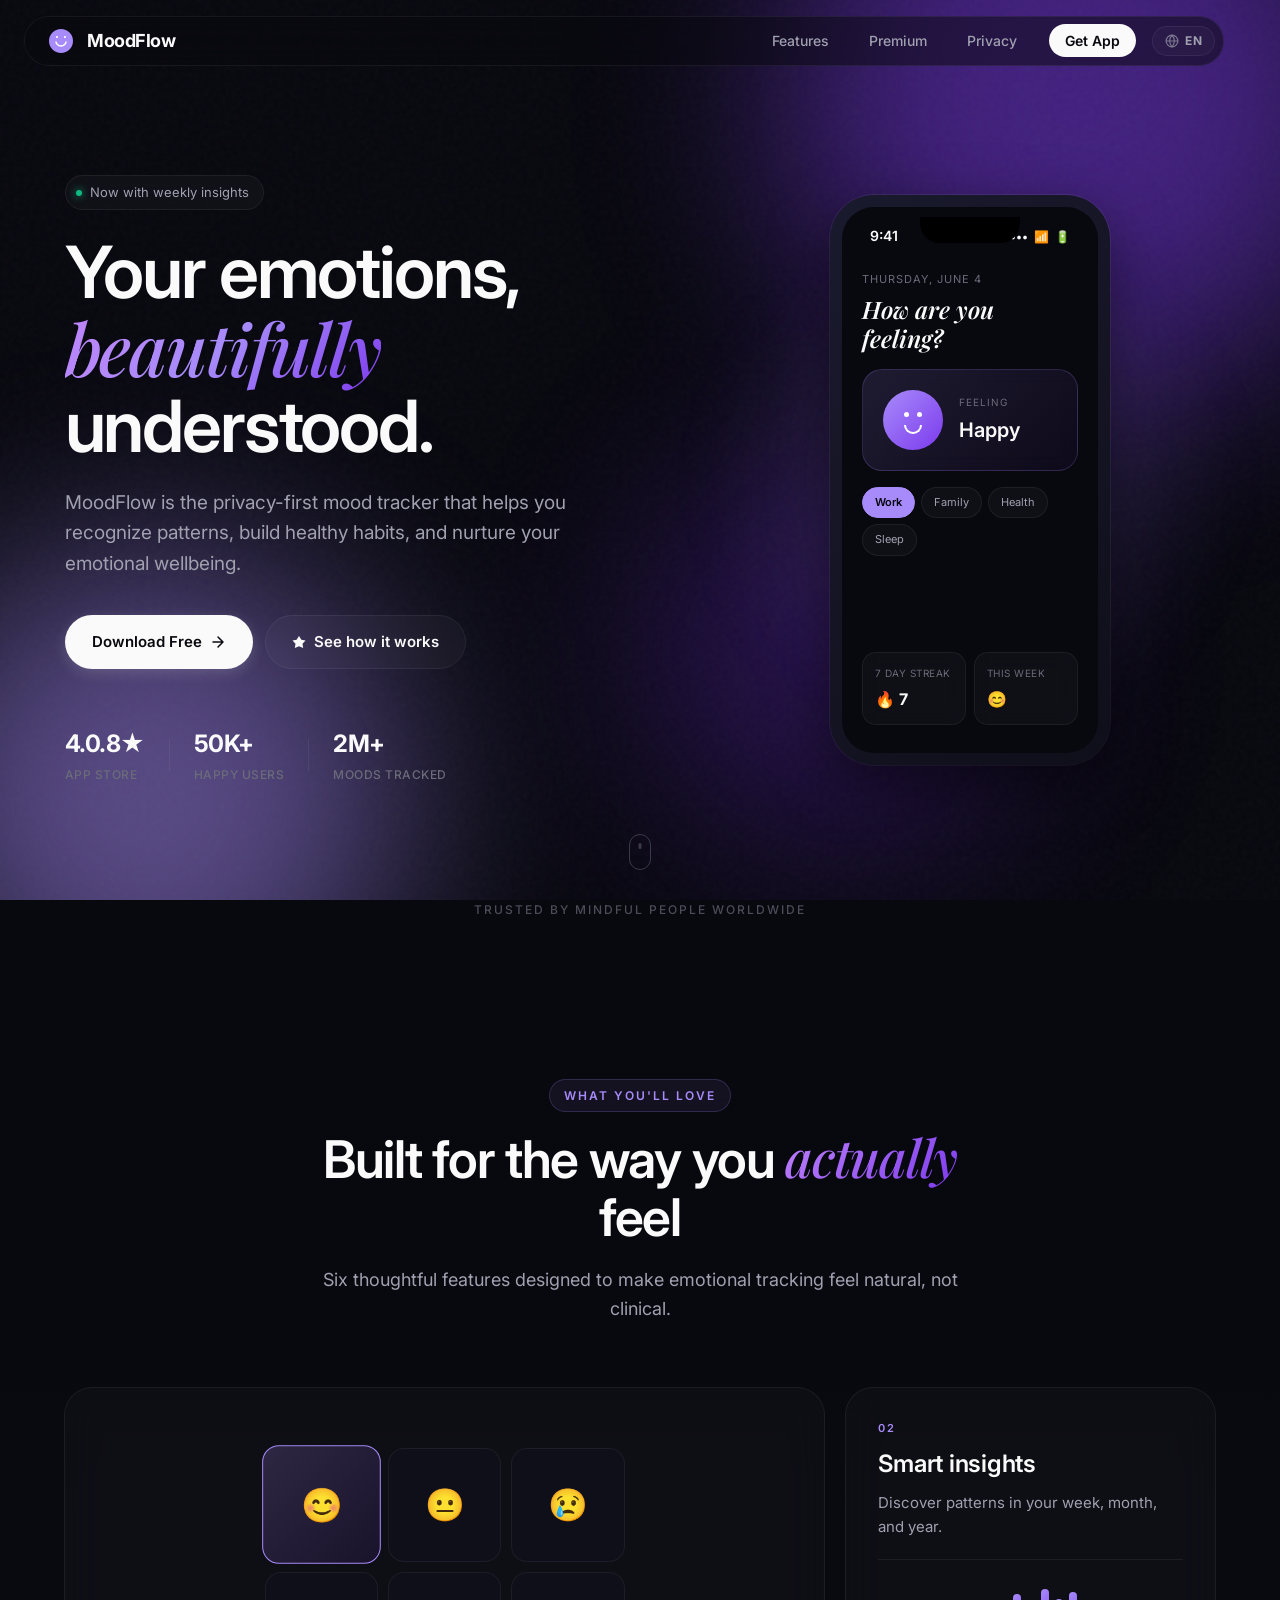
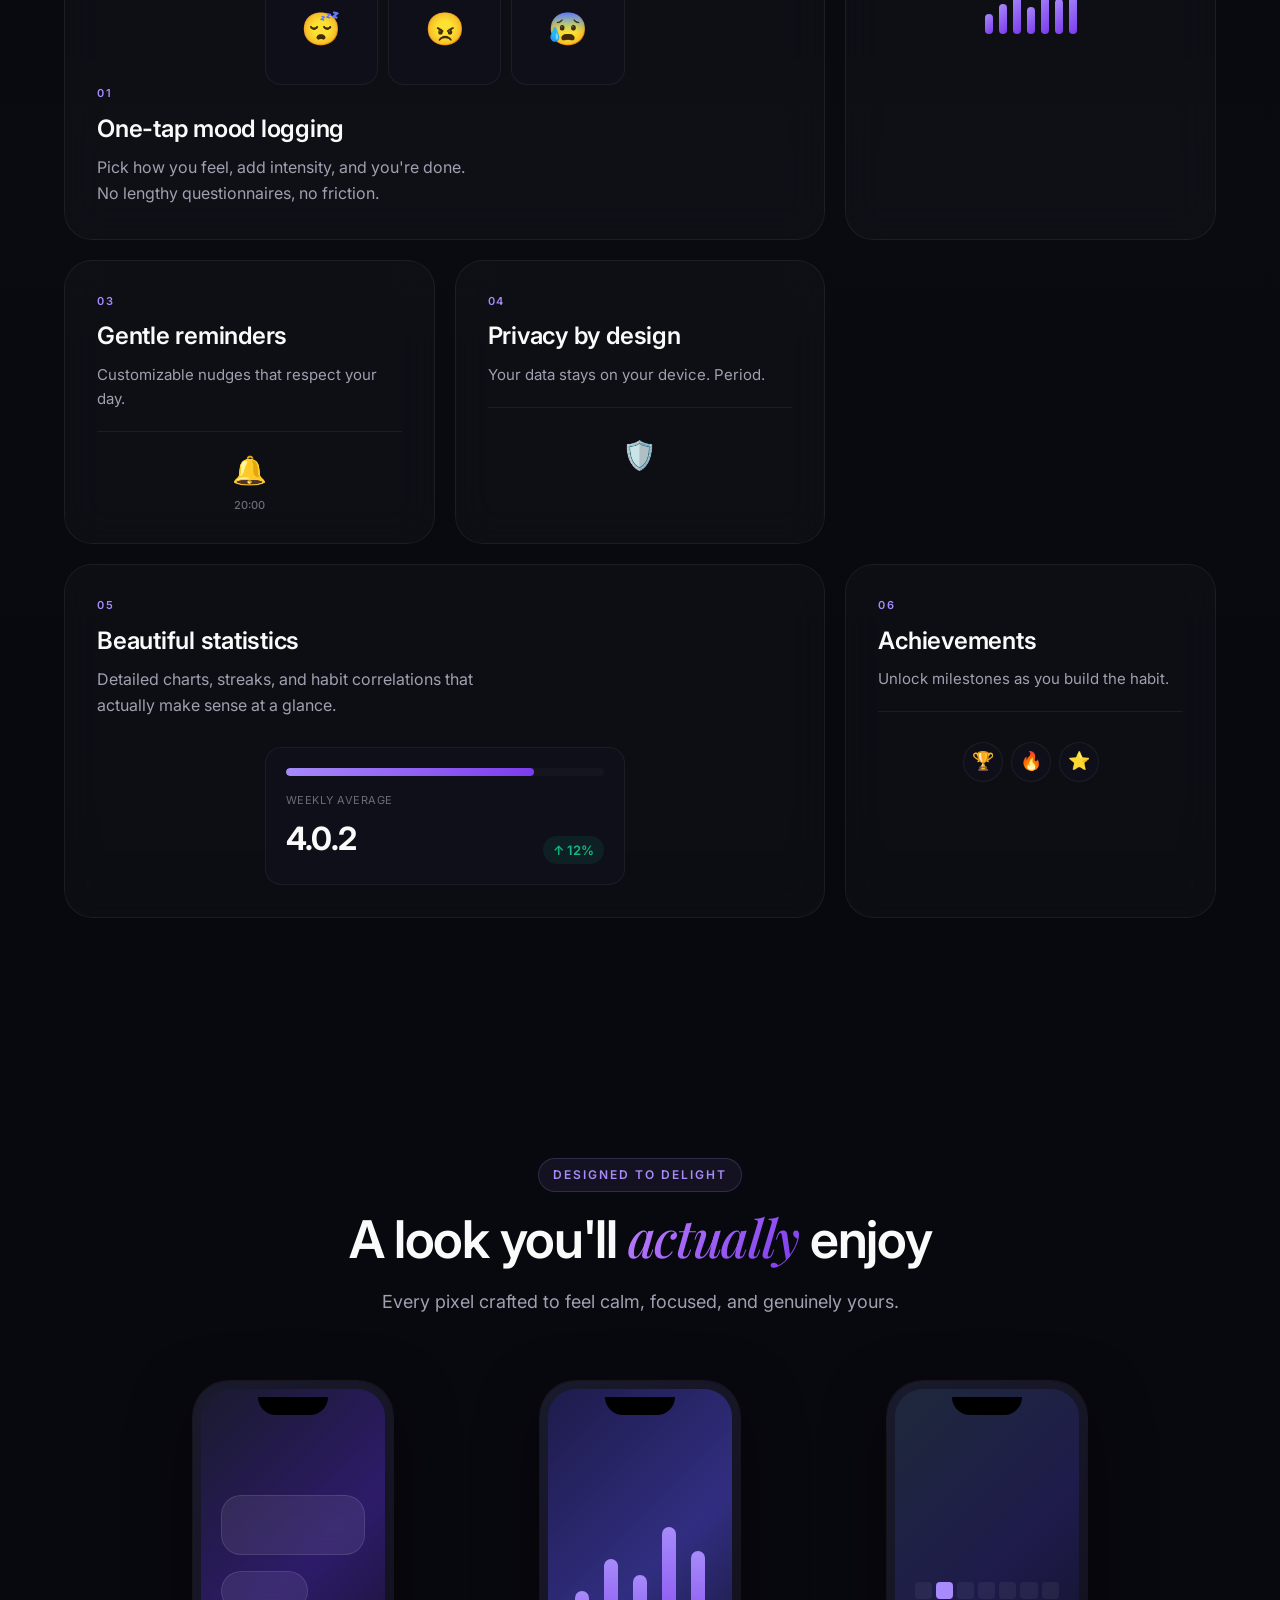
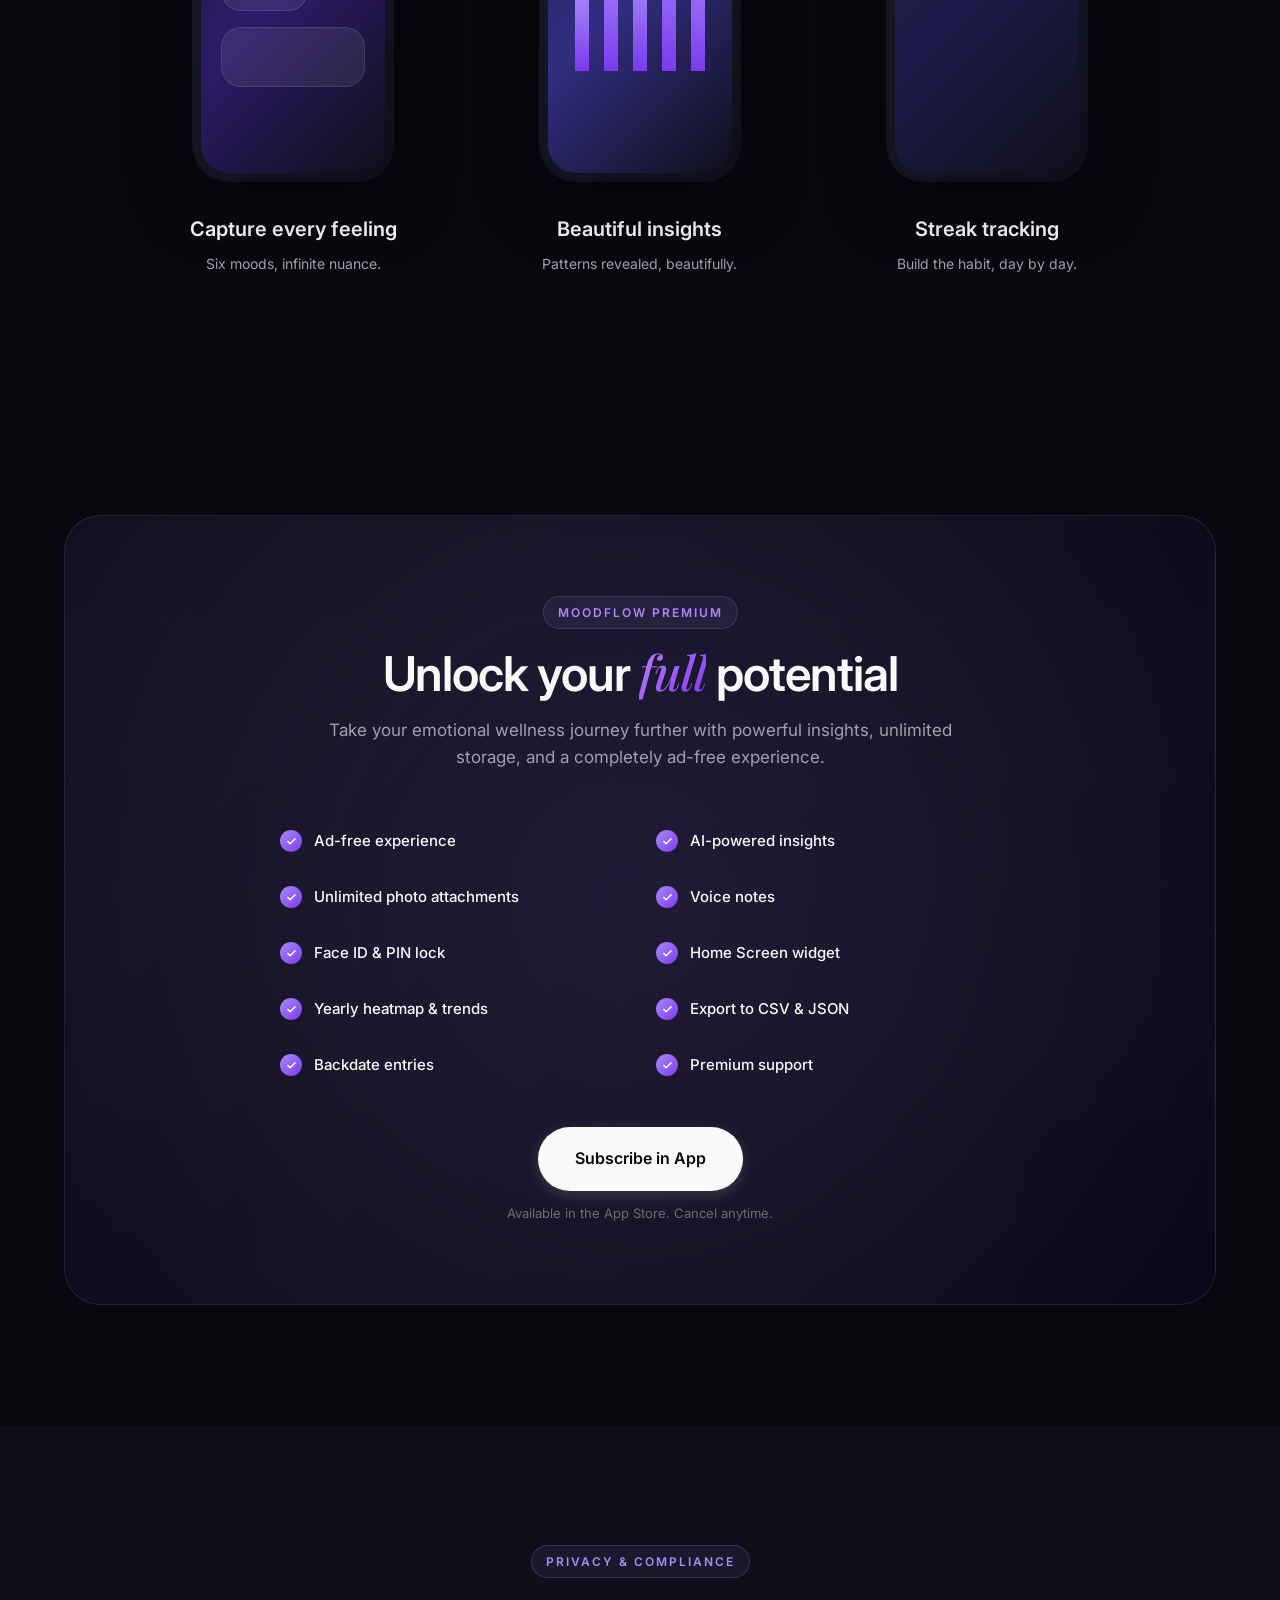
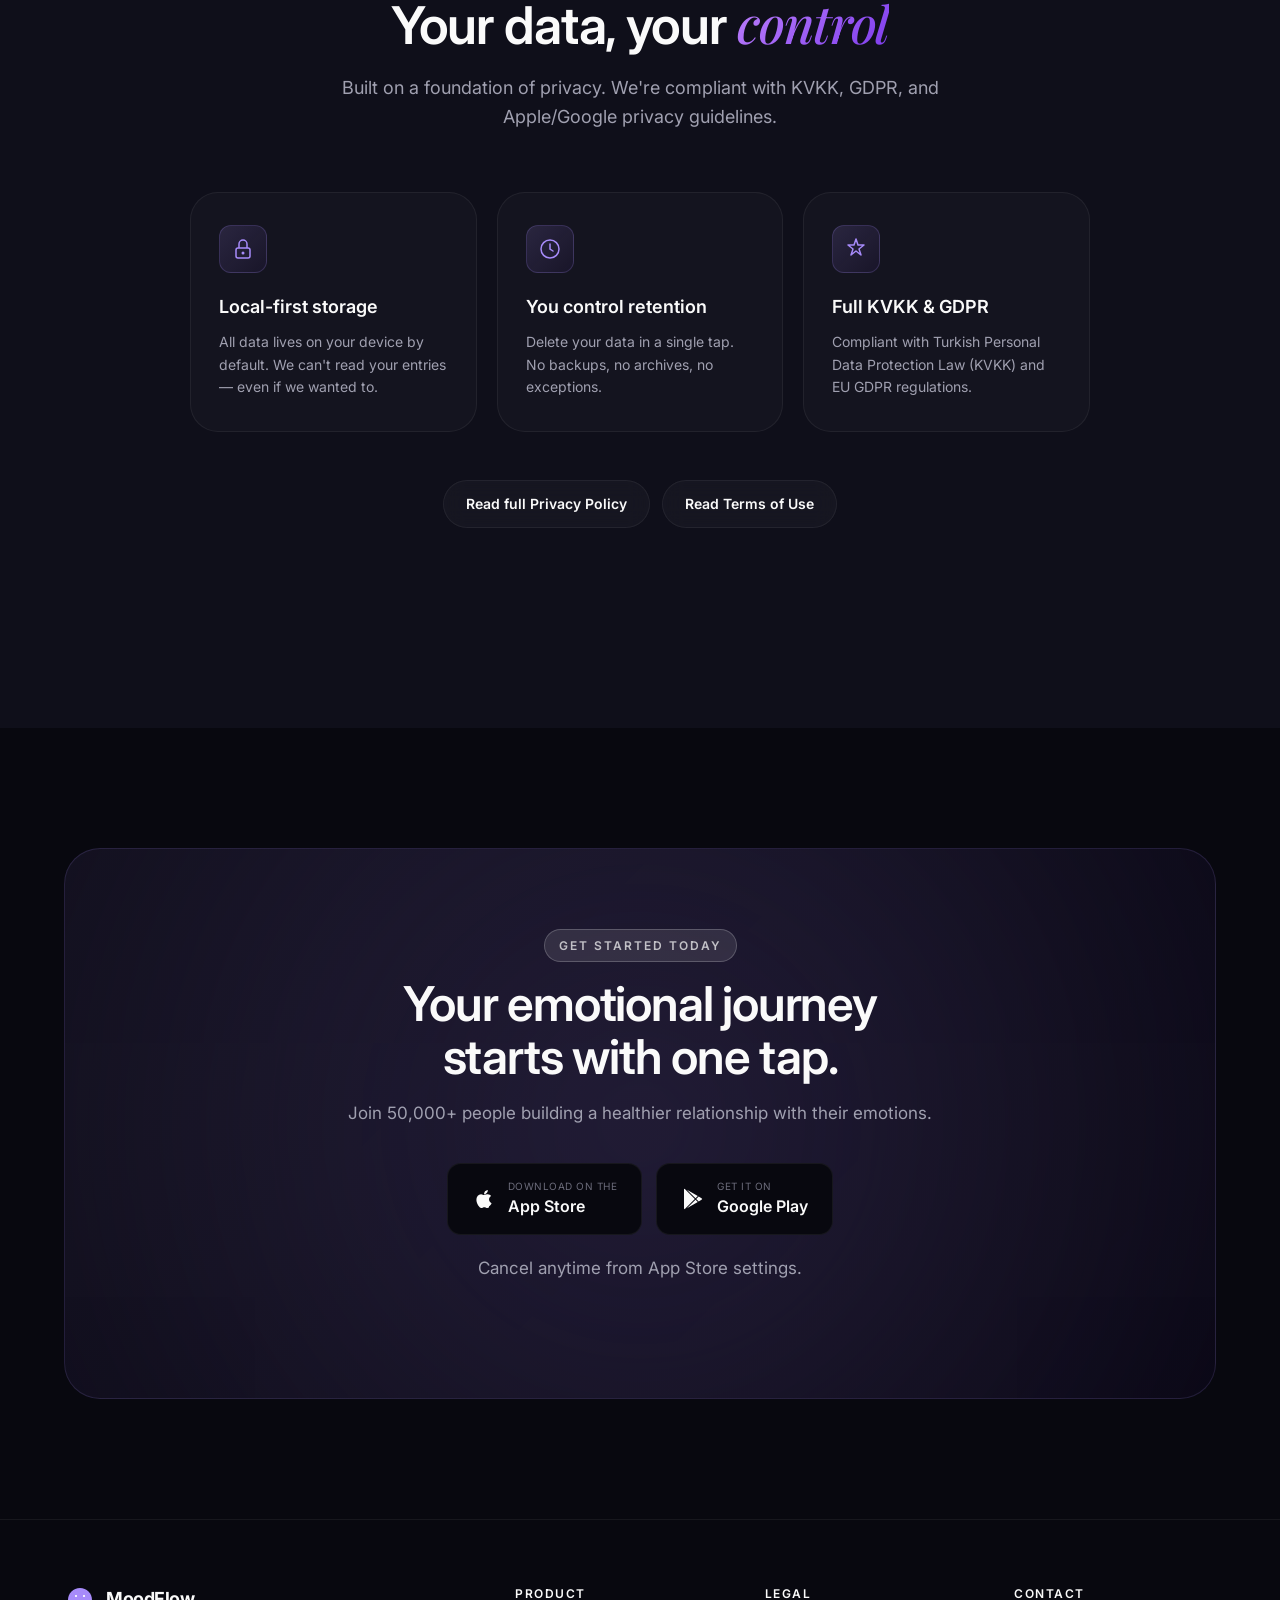
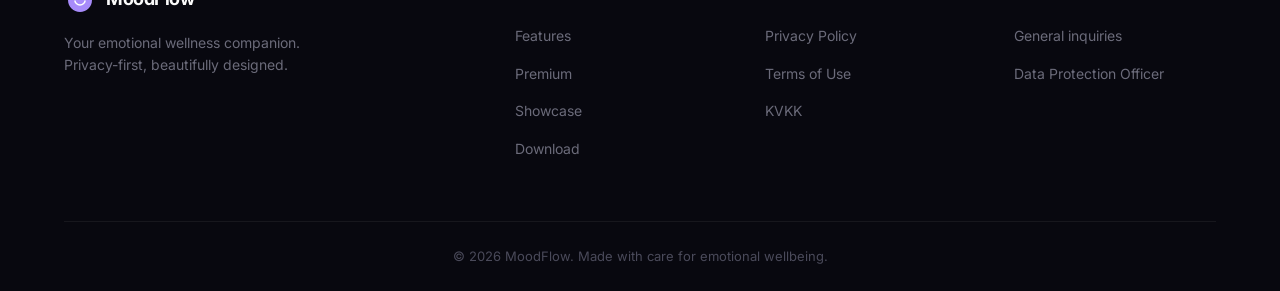
<file: index.html>
<!DOCTYPE html>
<html lang="en">
<head>
    <meta charset="UTF-8">
    <meta name="viewport" content="width=device-width, initial-scale=1.0">
    <title data-i18n="meta.title">MoodFlow — Your Emotional Wellness Companion</title>
    <meta name="description" data-i18n-attr="meta.description:content" content="Track your daily mood, discover emotional patterns, and build a healthier mental state with MoodFlow.">
    <link rel="preconnect" href="https://fonts.googleapis.com">
    <link rel="preconnect" href="https://fonts.gstatic.com" crossorigin>
    <link href="https://fonts.googleapis.com/css2?family=Inter:wght@300;400;500;600;700;800&family=Playfair+Display:ital,wght@0,400;0,500;0,600;1,400&display=swap" rel="stylesheet">
    <link rel="stylesheet" href="styles.css">
</head>
<body>
    <!-- Animated background -->
    <div class="bg-gradient">
        <div class="orb orb-1"></div>
        <div class="orb orb-2"></div>
        <div class="orb orb-3"></div>
    </div>
    <div class="noise"></div>

    <!-- Navigation -->
    <nav class="nav" id="nav">
        <div class="container nav-container">
            <a href="index.html" class="logo">
                <div class="logo-mark">
                    <svg viewBox="0 0 32 32" fill="none">
                        <path d="M16 4C9.373 4 4 9.373 4 16C4 22.627 9.373 28 16 28C22.627 28 28 22.627 28 16C28 9.373 22.627 4 16 4Z" fill="url(#logo-grad)"/>
                        <path d="M11 12C11 11.448 11.448 11 12 11C12.552 11 13 11.448 13 12C13 12.552 12.552 13 12 13C11.448 13 11 12.552 11 12Z" fill="white"/>
                        <path d="M19 12C19 11.448 19.448 11 20 11C20.552 11 21 11.448 21 12C21 12.552 20.552 13 20 13C19.448 13 19 12.552 19 12Z" fill="white"/>
                        <path d="M11 17C11 18.5 13 21 16 21C19 21 21 18.5 21 17" stroke="white" stroke-width="1.5" stroke-linecap="round" fill="none"/>
                        <defs>
                            <linearGradient id="logo-grad" x1="4" y1="4" x2="28" y2="28">
                                <stop stop-color="#a78bfa"/>
                                <stop offset="1" stop-color="#7c3aed"/>
                            </linearGradient>
                        </defs>
                    </svg>
                </div>
                <span class="logo-text" data-i18n="brand">MoodFlow</span>
            </a>
            <ul class="nav-links" id="navLinks">
                <li><a href="#features" class="nav-link" data-i18n="nav.features">Features</a></li>
                <li><a href="#premium" class="nav-link" data-i18n="nav.premium">Premium</a></li>
                <li><a href="#privacy" class="nav-link" data-i18n="nav.privacy">Privacy</a></li>
                <li><a href="#download" class="nav-cta" data-i18n="nav.download">Get App</a></li>
                <li>
                    <button class="lang-toggle" id="langToggle" aria-label="Toggle language" type="button">
                        <svg width="14" height="14" viewBox="0 0 24 24" fill="none" stroke="currentColor" stroke-width="2" stroke-linecap="round" stroke-linejoin="round">
                            <circle cx="12" cy="12" r="10"/>
                            <path d="M2 12h20"/>
                            <path d="M12 2a15.3 15.3 0 0 1 4 10 15.3 15.3 0 0 1-4 10 15.3 15.3 0 0 1-4-10 15.3 15.3 0 0 1 4-10z"/>
                        </svg>
                        <span class="lang-label">EN</span>
                    </button>
                </li>
            </ul>
            <button class="mobile-toggle" id="mobileToggle" aria-label="Toggle menu">
                <span></span>
                <span></span>
                <span></span>
            </button>
        </div>
    </nav>

    <!-- Hero Section -->
    <section class="hero" id="hero">
        <div class="container">
            <div class="hero-content">
                <div class="hero-badge">
                    <span class="badge-dot"></span>
                    <span data-i18n="hero.badge">Now with weekly insights</span>
                </div>
                <h1 class="hero-title">
                    <span data-i18n="hero.title.1">Your emotions,</span>
                    <span class="gradient-text" data-i18n="hero.title.2">beautifully</span>
                    <br><span data-i18n="hero.title.3">understood.</span>
                </h1>
                <p class="hero-desc" data-i18n="hero.desc">MoodFlow is the privacy-first mood tracker that helps you recognize patterns, build healthy habits, and nurture your emotional wellbeing.</p>
                <div class="hero-cta">
                    <a href="#download" class="btn btn-primary">
                        <span data-i18n="hero.cta.primary">Download Free</span>
                        <svg width="16" height="16" viewBox="0 0 16 16" fill="none">
                            <path d="M3 8H13M13 8L8 3M13 8L8 13" stroke="currentColor" stroke-width="1.5" stroke-linecap="round" stroke-linejoin="round"/>
                        </svg>
                    </a>
                    <a href="#showcase" class="btn btn-ghost">
                        <svg width="14" height="14" viewBox="0 0 14 14" fill="currentColor">
                            <path d="M7 1L9.39 4.74L13.5 5.53L10.5 8.81L11.18 13L7 11.27L2.82 13L3.5 8.81L0.5 5.53L4.61 4.74L7 1Z"/>
                        </svg>
                        <span data-i18n="hero.cta.secondary">See how it works</span>
                    </a>
                </div>
                <div class="hero-meta">
                    <div class="meta-item">
                        <span class="meta-num">4.8<span class="meta-star">★</span></span>
                        <span class="meta-label" data-i18n="hero.meta.rating">App Store</span>
                    </div>
                    <div class="meta-divider"></div>
                    <div class="meta-item">
                        <span class="meta-num">50K+</span>
                        <span class="meta-label" data-i18n="hero.meta.users">Happy users</span>
                    </div>
                    <div class="meta-divider"></div>
                    <div class="meta-item">
                        <span class="meta-num">2M+</span>
                        <span class="meta-label" data-i18n="hero.meta.moods">Moods tracked</span>
                    </div>
                </div>
            </div>
            <div class="hero-visual">
                <div class="phone-frame">
                    <div class="phone-notch"></div>
                    <div class="phone-screen">
                        <div class="screen-status">
                            <span>9:41</span>
                            <div class="status-icons">
                                <span>•••</span>
                                <span>📶</span>
                                <span>🔋</span>
                            </div>
                        </div>
                        <div class="screen-app">
                            <div class="screen-header-bar">
                                <div class="screen-date">Thursday, June 4</div>
                                <div class="screen-greeting">How are you feeling?</div>
                            </div>
                            <div class="screen-mood-card">
                                <div class="mood-face">
                                    <div class="mood-eyes">
                                        <span></span>
                                        <span></span>
                                    </div>
                                    <div class="mood-mouth"></div>
                                </div>
                                <div class="mood-info">
                                    <div class="mood-label-small">Feeling</div>
                                    <div class="mood-name">Happy</div>
                                </div>
                            </div>
                            <div class="screen-chips">
                                <div class="chip active">Work</div>
                                <div class="chip">Family</div>
                                <div class="chip">Health</div>
                                <div class="chip">Sleep</div>
                            </div>
                            <div class="screen-stats">
                                <div class="stat-pill">
                                    <div class="stat-pill-label">7 day streak</div>
                                    <div class="stat-pill-num">🔥 7</div>
                                </div>
                                <div class="stat-pill">
                                    <div class="stat-pill-label">This week</div>
                                    <div class="stat-pill-num">😊</div>
                                </div>
                            </div>
                        </div>
                    </div>
                </div>
                <div class="phone-glow"></div>
            </div>
        </div>
        <div class="scroll-indicator">
            <div class="mouse">
                <div class="wheel"></div>
            </div>
        </div>
    </section>

    <!-- Logos / Trust -->
    <section class="trust">
        <div class="container">
            <p class="trust-text" data-i18n="trust.text">Trusted by mindful people worldwide</p>
        </div>
    </section>

    <!-- Features Section -->
    <section class="features" id="features">
        <div class="container">
            <div class="section-header">
                <span class="eyebrow" data-i18n="features.eyebrow">What you'll love</span>
                <h2 class="section-title" data-i18n="features.title">Built for the way you <em>actually</em> feel</h2>
                <p class="section-desc" data-i18n="features.desc">Six thoughtful features designed to make emotional tracking feel natural, not clinical.</p>
            </div>
            <div class="features-grid">
                <div class="feature-card large">
                    <div class="feature-visual">
                        <div class="mood-grid">
                            <div class="mood-cell happy">😊</div>
                            <div class="mood-cell neutral">😐</div>
                            <div class="mood-cell sad">😢</div>
                            <div class="mood-cell tired">😴</div>
                            <div class="mood-cell angry">😠</div>
                            <div class="mood-cell stressed">😰</div>
                        </div>
                    </div>
                    <div class="feature-text">
                        <span class="feature-tag" data-i18n="feature.1.tag">01</span>
                        <h3 data-i18n="feature.1.title">One-tap mood logging</h3>
                        <p data-i18n="feature.1.desc">Pick how you feel, add intensity, and you're done. No lengthy questionnaires, no friction.</p>
                    </div>
                </div>
                <div class="feature-card">
                    <div class="feature-text">
                        <span class="feature-tag" data-i18n="feature.2.tag">02</span>
                        <h3 data-i18n="feature.2.title">Smart insights</h3>
                        <p data-i18n="feature.2.desc">Discover patterns in your week, month, and year.</p>
                    </div>
                    <div class="feature-mini-visual">
                        <div class="mini-chart">
                            <div class="bar" style="--h: 40%"></div>
                            <div class="bar" style="--h: 60%"></div>
                            <div class="bar" style="--h: 80%"></div>
                            <div class="bar" style="--h: 55%"></div>
                            <div class="bar" style="--h: 90%"></div>
                            <div class="bar" style="--h: 70%"></div>
                            <div class="bar" style="--h: 85%"></div>
                        </div>
                    </div>
                </div>
                <div class="feature-card">
                    <div class="feature-text">
                        <span class="feature-tag" data-i18n="feature.3.tag">03</span>
                        <h3 data-i18n="feature.3.title">Gentle reminders</h3>
                        <p data-i18n="feature.3.desc">Customizable nudges that respect your day.</p>
                    </div>
                    <div class="feature-mini-visual">
                        <div class="mini-bell">
                            <div class="bell-icon">🔔</div>
                            <div class="bell-time">20:00</div>
                        </div>
                    </div>
                </div>
                <div class="feature-card">
                    <div class="feature-text">
                        <span class="feature-tag" data-i18n="feature.4.tag">04</span>
                        <h3 data-i18n="feature.4.title">Privacy by design</h3>
                        <p data-i18n="feature.4.desc">Your data stays on your device. Period.</p>
                    </div>
                    <div class="feature-mini-visual">
                        <div class="mini-shield">
                            <div class="shield-icon">🛡️</div>
                        </div>
                    </div>
                </div>
                <div class="feature-card large">
                    <div class="feature-text">
                        <span class="feature-tag" data-i18n="feature.5.tag">05</span>
                        <h3 data-i18n="feature.5.title">Beautiful statistics</h3>
                        <p data-i18n="feature.5.desc">Detailed charts, streaks, and habit correlations that actually make sense at a glance.</p>
                    </div>
                    <div class="feature-visual">
                        <div class="stats-mock">
                            <div class="stats-bar">
                                <div class="stats-fill" style="--w: 78%"></div>
                            </div>
                            <div class="stats-info">
                                <div>
                                    <div class="stats-label">Weekly average</div>
                                    <div class="stats-num">4.2</div>
                                </div>
                                <div class="trend-up">↑ 12%</div>
                            </div>
                        </div>
                    </div>
                </div>
                <div class="feature-card">
                    <div class="feature-text">
                        <span class="feature-tag" data-i18n="feature.6.tag">06</span>
                        <h3 data-i18n="feature.6.title">Achievements</h3>
                        <p data-i18n="feature.6.desc">Unlock milestones as you build the habit.</p>
                    </div>
                    <div class="feature-mini-visual">
                        <div class="mini-badges">
                            <div class="badge-item">🏆</div>
                            <div class="badge-item">🔥</div>
                            <div class="badge-item">⭐</div>
                        </div>
                    </div>
                </div>
            </div>
        </div>
    </section>

    <!-- Showcase Section -->
    <section class="showcase" id="showcase">
        <div class="container">
            <div class="section-header">
                <span class="eyebrow" data-i18n="showcase.eyebrow">Designed to delight</span>
                <h2 class="section-title" data-i18n="showcase.title">A look you'll <em>actually</em> enjoy</h2>
                <p class="section-desc" data-i18n="showcase.desc">Every pixel crafted to feel calm, focused, and genuinely yours.</p>
            </div>
            <div class="showcase-grid">
                <div class="showcase-item">
                    <div class="phone-frame small">
                        <div class="phone-notch"></div>
                        <div class="phone-screen gradient-1">
                            <div class="screen-mock-content">
                                <div class="mock-mood-bubble"></div>
                                <div class="mock-mood-bubble small"></div>
                                <div class="mock-mood-bubble"></div>
                            </div>
                        </div>
                    </div>
                    <h4 data-i18n="showcase.1.title">Capture every feeling</h4>
                    <p data-i18n="showcase.1.desc">Six moods, infinite nuance.</p>
                </div>
                <div class="showcase-item">
                    <div class="phone-frame small">
                        <div class="phone-notch"></div>
                        <div class="phone-screen gradient-2">
                            <div class="screen-mock-content">
                                <div class="mock-bar-chart">
                                    <div class="mock-bar" style="--h: 50%"></div>
                                    <div class="mock-bar" style="--h: 70%"></div>
                                    <div class="mock-bar" style="--h: 60%"></div>
                                    <div class="mock-bar" style="--h: 90%"></div>
                                    <div class="mock-bar" style="--h: 75%"></div>
                                </div>
                            </div>
                        </div>
                    </div>
                    <h4 data-i18n="showcase.2.title">Beautiful insights</h4>
                    <p data-i18n="showcase.2.desc">Patterns revealed, beautifully.</p>
                </div>
                <div class="showcase-item">
                    <div class="phone-frame small">
                        <div class="phone-notch"></div>
                        <div class="phone-screen gradient-3">
                            <div class="screen-mock-content">
                                <div class="mock-calendar">
                                    <div class="cal-day"></div>
                                    <div class="cal-day active"></div>
                                    <div class="cal-day"></div>
                                    <div class="cal-day"></div>
                                    <div class="cal-day"></div>
                                    <div class="cal-day"></div>
                                    <div class="cal-day"></div>
                                </div>
                            </div>
                        </div>
                    </div>
                    <h4 data-i18n="showcase.3.title">Streak tracking</h4>
                    <p data-i18n="showcase.3.desc">Build the habit, day by day.</p>
                </div>
            </div>
        </div>
    </section>

    <!-- Premium Section -->
    <section class="premium" id="premium">
        <div class="container">
            <div class="premium-card">
                <div class="premium-glow"></div>
                <div class="premium-content">
                    <div class="premium-header">
                        <span class="eyebrow premium-eyebrow" data-i18n="premium.eyebrow">MoodFlow Premium</span>
                        <h2 class="premium-title" data-i18n="premium.title">Unlock your <em>full</em> potential</h2>
                        <p class="premium-desc" data-i18n="premium.desc">Take your emotional wellness journey further with powerful insights, unlimited storage, and a completely ad-free experience.</p>
                    </div>
                    <div class="premium-grid">
                        <div class="premium-feature">
                            <span class="premium-check">
                                <svg width="14" height="14" viewBox="0 0 24 24" fill="none" stroke="currentColor" stroke-width="3" stroke-linecap="round" stroke-linejoin="round">
                                    <polyline points="20 6 9 17 4 12"/>
                                </svg>
                            </span>
                            <span data-i18n="premium.feature.1">Ad-free experience</span>
                        </div>
                        <div class="premium-feature">
                            <span class="premium-check">
                                <svg width="14" height="14" viewBox="0 0 24 24" fill="none" stroke="currentColor" stroke-width="3" stroke-linecap="round" stroke-linejoin="round">
                                    <polyline points="20 6 9 17 4 12"/>
                                </svg>
                            </span>
                            <span data-i18n="premium.feature.2">AI-powered insights</span>
                        </div>
                        <div class="premium-feature">
                            <span class="premium-check">
                                <svg width="14" height="14" viewBox="0 0 24 24" fill="none" stroke="currentColor" stroke-width="3" stroke-linecap="round" stroke-linejoin="round">
                                    <polyline points="20 6 9 17 4 12"/>
                                </svg>
                            </span>
                            <span data-i18n="premium.feature.3">Unlimited photo attachments</span>
                        </div>
                        <div class="premium-feature">
                            <span class="premium-check">
                                <svg width="14" height="14" viewBox="0 0 24 24" fill="none" stroke="currentColor" stroke-width="3" stroke-linecap="round" stroke-linejoin="round">
                                    <polyline points="20 6 9 17 4 12"/>
                                </svg>
                            </span>
                            <span data-i18n="premium.feature.4">Voice notes</span>
                        </div>
                        <div class="premium-feature">
                            <span class="premium-check">
                                <svg width="14" height="14" viewBox="0 0 24 24" fill="none" stroke="currentColor" stroke-width="3" stroke-linecap="round" stroke-linejoin="round">
                                    <polyline points="20 6 9 17 4 12"/>
                                </svg>
                            </span>
                            <span data-i18n="premium.feature.5">Face ID & PIN lock</span>
                        </div>
                        <div class="premium-feature">
                            <span class="premium-check">
                                <svg width="14" height="14" viewBox="0 0 24 24" fill="none" stroke="currentColor" stroke-width="3" stroke-linecap="round" stroke-linejoin="round">
                                    <polyline points="20 6 9 17 4 12"/>
                                </svg>
                            </span>
                            <span data-i18n="premium.feature.6">Home Screen widget</span>
                        </div>
                        <div class="premium-feature">
                            <span class="premium-check">
                                <svg width="14" height="14" viewBox="0 0 24 24" fill="none" stroke="currentColor" stroke-width="3" stroke-linecap="round" stroke-linejoin="round">
                                    <polyline points="20 6 9 17 4 12"/>
                                </svg>
                            </span>
                            <span data-i18n="premium.feature.7">Yearly heatmap & trends</span>
                        </div>
                        <div class="premium-feature">
                            <span class="premium-check">
                                <svg width="14" height="14" viewBox="0 0 24 24" fill="none" stroke="currentColor" stroke-width="3" stroke-linecap="round" stroke-linejoin="round">
                                    <polyline points="20 6 9 17 4 12"/>
                                </svg>
                            </span>
                            <span data-i18n="premium.feature.8">Export to CSV & JSON</span>
                        </div>
                        <div class="premium-feature">
                            <span class="premium-check">
                                <svg width="14" height="14" viewBox="0 0 24 24" fill="none" stroke="currentColor" stroke-width="3" stroke-linecap="round" stroke-linejoin="round">
                                    <polyline points="20 6 9 17 4 12"/>
                                </svg>
                            </span>
                            <span data-i18n="premium.feature.9">Backdate entries</span>
                        </div>
                        <div class="premium-feature">
                            <span class="premium-check">
                                <svg width="14" height="14" viewBox="0 0 24 24" fill="none" stroke="currentColor" stroke-width="3" stroke-linecap="round" stroke-linejoin="round">
                                    <polyline points="20 6 9 17 4 12"/>
                                </svg>
                            </span>
                            <span data-i18n="premium.feature.10">Premium support</span>
                        </div>
                    </div>
                    <div class="premium-cta-row">
                        <a href="#download" class="btn btn-primary btn-large" data-i18n="premium.cta.subscribe">Subscribe in App</a>
                        <p class="premium-note" data-i18n="premium.cta.note">Available in the App Store. Cancel anytime.</p>
                    </div>
                </div>
            </div>
        </div>
    </section>

    <!-- Privacy Section -->
    <section class="privacy" id="privacy">
        <div class="container">
            <div class="privacy-wrapper">
                <div class="privacy-intro">
                    <span class="eyebrow" data-i18n="privacy.eyebrow">Privacy & compliance</span>
                    <h2 class="section-title" data-i18n="privacy.title">Your data, your <em>control</em></h2>
                    <p class="section-desc" data-i18n="privacy.desc">Built on a foundation of privacy. We're compliant with KVKK, GDPR, and Apple/Google privacy guidelines.</p>
                </div>
                <div class="privacy-grid">
                    <div class="privacy-card">
                        <div class="privacy-icon">
                            <svg width="24" height="24" viewBox="0 0 24 24" fill="none">
                                <rect x="5" y="11" width="14" height="10" rx="2" stroke="currentColor" stroke-width="1.5"/>
                                <path d="M8 11V7C8 4.79 9.79 3 12 3C14.21 3 16 4.79 16 7V11" stroke="currentColor" stroke-width="1.5"/>
                                <circle cx="12" cy="16" r="1.5" fill="currentColor"/>
                            </svg>
                        </div>
                        <h3 data-i18n="privacy.card.1.title">Local-first storage</h3>
                        <p data-i18n="privacy.card.1.desc">All data lives on your device by default. We can't read your entries — even if we wanted to.</p>
                    </div>
                    <div class="privacy-card">
                        <div class="privacy-icon">
                            <svg width="24" height="24" viewBox="0 0 24 24" fill="none">
                                <circle cx="12" cy="12" r="9" stroke="currentColor" stroke-width="1.5"/>
                                <path d="M12 7V12L15 14" stroke="currentColor" stroke-width="1.5" stroke-linecap="round"/>
                            </svg>
                        </div>
                        <h3 data-i18n="privacy.card.2.title">You control retention</h3>
                        <p data-i18n="privacy.card.2.desc">Delete your data in a single tap. No backups, no archives, no exceptions.</p>
                    </div>
                    <div class="privacy-card">
                        <div class="privacy-icon">
                            <svg width="24" height="24" viewBox="0 0 24 24" fill="none">
                                <path d="M12 2L14 8H20L15 12L17 18L12 14L7 18L9 12L4 8H10L12 2Z" stroke="currentColor" stroke-width="1.5" stroke-linejoin="round"/>
                            </svg>
                        </div>
                        <h3 data-i18n="privacy.card.3.title">Full KVKK & GDPR</h3>
                        <p data-i18n="privacy.card.3.desc">Compliant with Turkish Personal Data Protection Law (KVKK) and EU GDPR regulations.</p>
                    </div>
                </div>
                <div class="privacy-cta-row">
                    <a href="privacy.html" class="btn btn-ghost" data-i18n="privacy.read.policy">Read full Privacy Policy</a>
                    <a href="terms.html" class="btn btn-ghost" data-i18n="privacy.read.terms">Read Terms of Use</a>
                </div>
            </div>
        </div>
    </section>

    <!-- Download CTA -->
    <section class="download" id="download">
        <div class="container">
            <div class="download-card">
                <div class="download-glow"></div>
                <div class="download-content">
                    <span class="eyebrow light" data-i18n="download.eyebrow">Get started today</span>
                    <h2 data-i18n="download.title">Your emotional journey<br>starts with one tap.</h2>
                    <p data-i18n="download.desc">Join 50,000+ people building a healthier relationship with their emotions.</p>
                    <div class="download-buttons">
                        <a href="#" class="store-btn">
                            <svg viewBox="0 0 24 24" fill="currentColor" width="24" height="24">
                                <path d="M17.05 20.28c-.98.95-2.05.8-3.08.35-1.09-.46-2.09-.48-3.24 0-1.44.62-2.2.44-3.06-.35C2.79 15.25 3.51 7.59 9.05 7.31c1.35.07 2.29.74 3.08.8 1.18-.24 2.31-.93 3.57-.84 1.51.12 2.65.72 3.4 1.8-3.12 1.87-2.38 5.98.48 7.13-.57 1.29-1.31 2.41-2.53 3.08zM12.03 7.25c-.15-2.23 1.66-4.07 3.74-4.25.29 2.58-2.34 4.5-3.74 4.25z"/>
                            </svg>
                            <div>
                                <small data-i18n="download.ios.small">Download on the</small>
                                <strong data-i18n="download.ios.strong">App Store</strong>
                            </div>
                        </a>
                        <a href="#" class="store-btn">
                            <svg viewBox="0 0 24 24" fill="currentColor" width="24" height="24">
                                <path d="M3.609 1.814L13.792 12 3.61 22.186a.996.996 0 0 1-.61-.92V2.734a1 1 0 0 1 .609-.92zm10.89 10.893l2.302 2.302-10.937 6.333 8.635-8.635zm3.199-3.199l2.807 1.626a1 1 0 0 1 0 1.73l-2.808 1.626L15.206 12l2.492-2.492zM5.864 2.658L16.802 8.99l-2.302 2.302-8.636-8.634z"/>
                            </svg>
                            <div>
                                <small data-i18n="download.android.small">Get it on</small>
                                <strong data-i18n="download.android.strong">Google Play</strong>
                            </div>
                        </a>
                    </div>
                    <p class="download-note" data-i18n="download.cancel">Cancel anytime from App Store settings.</p>
                </div>
            </div>
        </div>
    </section>

    <!-- Footer -->
    <footer class="footer">
        <div class="container">
            <div class="footer-grid">
                <div class="footer-brand">
                    <a href="index.html" class="logo">
                        <div class="logo-mark">
                            <svg viewBox="0 0 32 32" fill="none">
                                <path d="M16 4C9.373 4 4 9.373 4 16C4 22.627 9.373 28 16 28C22.627 28 28 22.627 28 16C28 9.373 22.627 4 16 4Z" fill="url(#logo-grad-2)"/>
                                <path d="M11 12C11 11.448 11.448 11 12 11C12.552 11 13 11.448 13 12C13 12.552 12.552 13 12 13C11.448 13 11 12.552 11 12Z" fill="white"/>
                                <path d="M19 12C19 11.448 19.448 11 20 11C20.552 11 21 11.448 21 12C21 12.552 20.552 13 20 13C19.448 13 19 12.552 19 12Z" fill="white"/>
                                <path d="M11 17C11 18.5 13 21 16 21C19 21 21 18.5 21 17" stroke="white" stroke-width="1.5" stroke-linecap="round" fill="none"/>
                                <defs>
                                    <linearGradient id="logo-grad-2" x1="4" y1="4" x2="28" y2="28">
                                        <stop stop-color="#a78bfa"/>
                                        <stop offset="1" stop-color="#7c3aed"/>
                                    </linearGradient>
                                </defs>
                            </svg>
                        </div>
                        <span class="logo-text" data-i18n="brand">MoodFlow</span>
                    </a>
                    <p data-i18n="footer.tagline">Your emotional wellness companion. Privacy-first, beautifully designed.</p>
                </div>
                <div class="footer-col">
                    <h5 data-i18n="footer.col.product">Product</h5>
                    <ul>
                        <li><a href="#features" data-i18n="footer.link.features">Features</a></li>
                        <li><a href="#premium" data-i18n="footer.link.premium">Premium</a></li>
                        <li><a href="#showcase" data-i18n="footer.link.showcase">Showcase</a></li>
                        <li><a href="#download" data-i18n="footer.link.download">Download</a></li>
                    </ul>
                </div>
                <div class="footer-col">
                    <h5 data-i18n="footer.col.legal">Legal</h5>
                    <ul>
                        <li><a href="privacy.html" data-i18n="footer.link.privacy">Privacy Policy</a></li>
                        <li><a href="terms.html" data-i18n="footer.link.terms">Terms of Use</a></li>
                        <li><a href="privacy.html#kvkk" data-i18n="footer.link.kvkk">KVKK</a></li>
                    </ul>
                </div>
                <div class="footer-col">
                    <h5 data-i18n="footer.col.contact">Contact</h5>
                    <ul>
                        <li><a href="mailto:hello@moodflow.app" data-i18n="footer.link.hello">General inquiries</a></li>
                        <li><a href="mailto:privacy@moodflow.app" data-i18n="footer.link.privacy.email">Data Protection Officer</a></li>
                    </ul>
                </div>
            </div>
            <div class="footer-bottom">
                <p data-i18n="footer.copyright">© 2026 MoodFlow. Made with care for emotional wellbeing.</p>
            </div>
        </div>
    </footer>

    <script src="i18n.js"></script>
    <script src="script.js"></script>
</body>
</html>
</file>
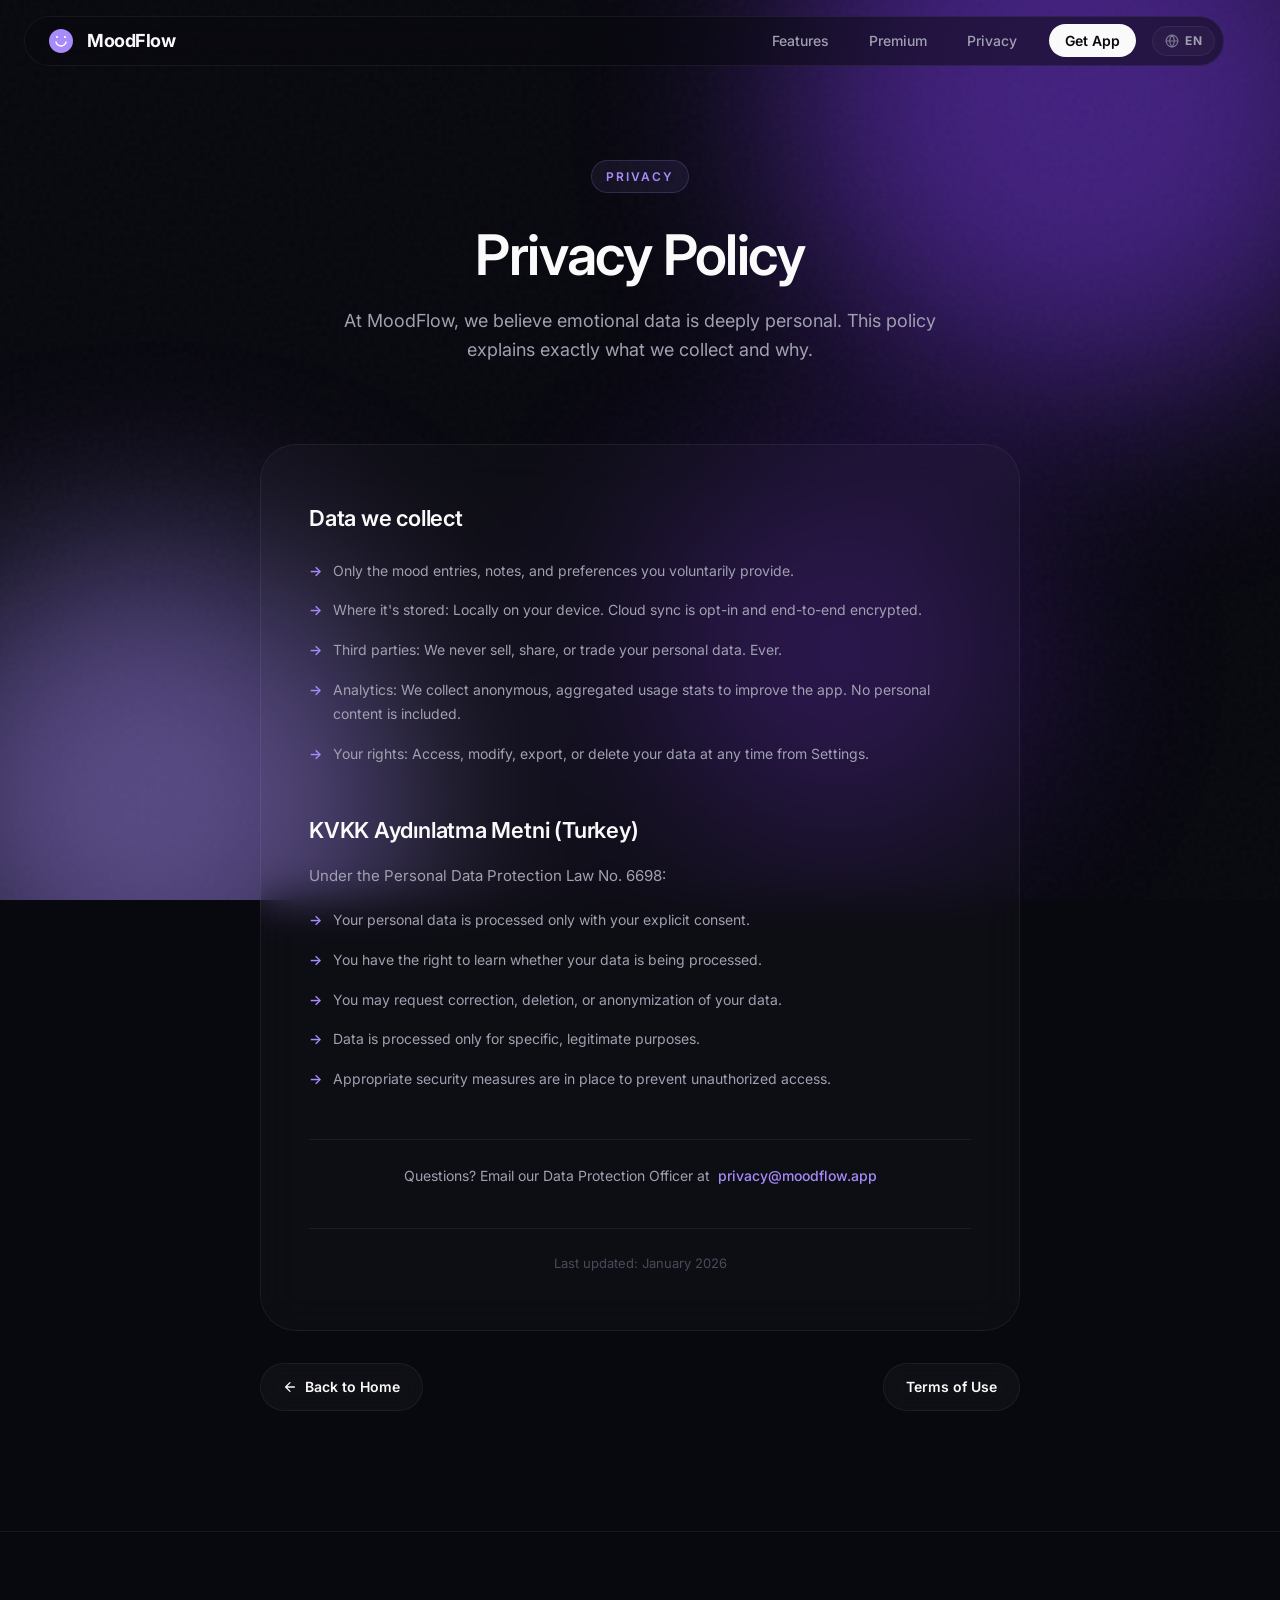
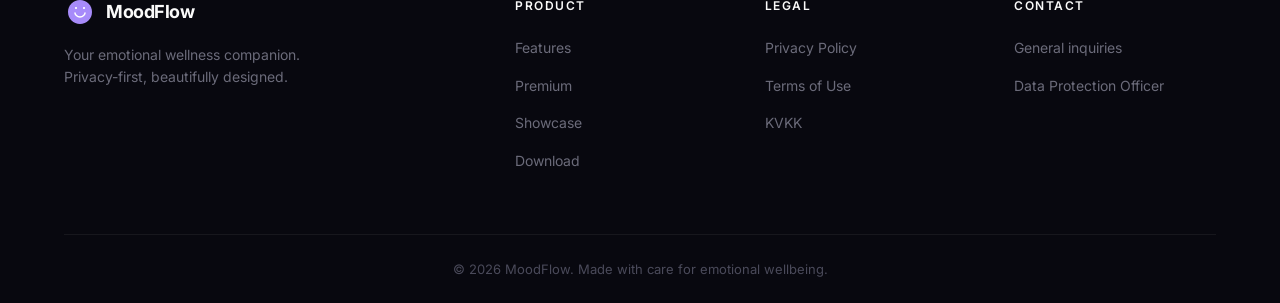
<file: privacy.html>
<!DOCTYPE html>
<html lang="en">
<head>
    <meta charset="UTF-8">
    <meta name="viewport" content="width=device-width, initial-scale=1.0">
    <title data-i18n="privacy.page.title">Privacy Policy — MoodFlow</title>
    <meta name="description" content="MoodFlow privacy policy. How we handle your data, your rights, and our commitment to privacy.">
    <link rel="preconnect" href="https://fonts.googleapis.com">
    <link rel="preconnect" href="https://fonts.gstatic.com" crossorigin>
    <link href="https://fonts.googleapis.com/css2?family=Inter:wght@300;400;500;600;700;800&family=Playfair+Display:ital,wght@0,400;0,500;0,600;1,400&display=swap" rel="stylesheet">
    <link rel="stylesheet" href="styles.css">
</head>
<body>
    <!-- Animated background -->
    <div class="bg-gradient">
        <div class="orb orb-1"></div>
        <div class="orb orb-2"></div>
        <div class="orb orb-3"></div>
    </div>
    <div class="noise"></div>

    <!-- Navigation -->
    <nav class="nav scrolled" id="nav">
        <div class="container nav-container">
            <a href="index.html" class="logo">
                <div class="logo-mark">
                    <svg viewBox="0 0 32 32" fill="none">
                        <path d="M16 4C9.373 4 4 9.373 4 16C4 22.627 9.373 28 16 28C22.627 28 28 22.627 28 16C28 9.373 22.627 4 16 4Z" fill="url(#logo-grad)"/>
                        <path d="M11 12C11 11.448 11.448 11 12 11C12.552 11 13 11.448 13 12C13 12.552 12.552 13 12 13C11.448 13 11 12.552 11 12Z" fill="white"/>
                        <path d="M19 12C19 11.448 19.448 11 20 11C20.552 11 21 11.448 21 12C21 12.552 20.552 13 20 13C19.448 13 19 12.552 19 12Z" fill="white"/>
                        <path d="M11 17C11 18.5 13 21 16 21C19 21 21 18.5 21 17" stroke="white" stroke-width="1.5" stroke-linecap="round" fill="none"/>
                        <defs>
                            <linearGradient id="logo-grad" x1="4" y1="4" x2="28" y2="28">
                                <stop stop-color="#a78bfa"/>
                                <stop offset="1" stop-color="#7c3aed"/>
                            </linearGradient>
                        </defs>
                    </svg>
                </div>
                <span class="logo-text" data-i18n="brand">MoodFlow</span>
            </a>
            <ul class="nav-links" id="navLinks">
                <li><a href="index.html#features" class="nav-link" data-i18n="nav.features">Features</a></li>
                <li><a href="index.html#premium" class="nav-link" data-i18n="nav.premium">Premium</a></li>
                <li><a href="index.html" class="nav-link" data-i18n="nav.privacy">Home</a></li>
                <li><a href="index.html#download" class="nav-cta" data-i18n="nav.download">Get App</a></li>
                <li>
                    <button class="lang-toggle" id="langToggle" aria-label="Toggle language" type="button">
                        <svg width="14" height="14" viewBox="0 0 24 24" fill="none" stroke="currentColor" stroke-width="2" stroke-linecap="round" stroke-linejoin="round">
                            <circle cx="12" cy="12" r="10"/>
                            <path d="M2 12h20"/>
                            <path d="M12 2a15.3 15.3 0 0 1 4 10 15.3 15.3 0 0 1-4 10 15.3 15.3 0 0 1-4-10 15.3 15.3 0 0 1 4-10z"/>
                        </svg>
                        <span class="lang-label">EN</span>
                    </button>
                </li>
            </ul>
            <button class="mobile-toggle" id="mobileToggle" aria-label="Toggle menu">
                <span></span>
                <span></span>
                <span></span>
            </button>
        </div>
    </nav>

    <!-- Page Header -->
    <section class="page-header">
        <div class="container">
            <span class="eyebrow" data-i18n="nav.privacy">Privacy</span>
            <h1 class="page-title" data-i18n="privacy.page.title">Privacy Policy</h1>
            <p class="page-lead" data-i18n="privacy.page.lead">At MoodFlow, we believe emotional data is deeply personal. This policy explains exactly what we collect and why.</p>
        </div>
    </section>

    <!-- Privacy Content -->
    <section class="legal-page">
        <div class="container">
            <div class="legal-card">
                <div class="legal-section">
                    <h2 data-i18n="privacy.page.collect.title">Data we collect</h2>
                    <ul>
                        <li data-i18n="privacy.page.collect.item.1">Only the mood entries, notes, and preferences you voluntarily provide.</li>
                        <li data-i18n="privacy.page.collect.item.2">Where it's stored: Locally on your device. Cloud sync is opt-in and end-to-end encrypted.</li>
                        <li data-i18n="privacy.page.collect.item.3">Third parties: We never sell, share, or trade your personal data. Ever.</li>
                        <li data-i18n="privacy.page.collect.item.4">Analytics: We collect anonymous, aggregated usage stats to improve the app. No personal content is included.</li>
                        <li data-i18n="privacy.page.collect.item.5">Your rights: Access, modify, export, or delete your data at any time from Settings.</li>
                    </ul>
                </div>

                <div class="legal-section" id="kvkk">
                    <h2 data-i18n="privacy.page.kvkk.title">KVKK Aydınlatma Metni (Turkey)</h2>
                    <p class="legal-lead" data-i18n="privacy.page.kvkk.lead">Under the Personal Data Protection Law No. 6698:</p>
                    <ul>
                        <li data-i18n="privacy.page.kvkk.item.1">Your personal data is processed only with your explicit consent.</li>
                        <li data-i18n="privacy.page.kvkk.item.2">You have the right to learn whether your data is being processed.</li>
                        <li data-i18n="privacy.page.kvkk.item.3">You may request correction, deletion, or anonymization of your data.</li>
                        <li data-i18n="privacy.page.kvkk.item.4">Data is processed only for specific, legitimate purposes.</li>
                        <li data-i18n="privacy.page.kvkk.item.5">Appropriate security measures are in place to prevent unauthorized access.</li>
                    </ul>
                </div>

                <div class="legal-section legal-contact">
                    <p>
                        <span data-i18n="privacy.page.contact.lead">Questions? Email our Data Protection Officer at</span>
                        <a href="mailto:privacy@moodflow.app">privacy@moodflow.app</a>
                    </p>
                </div>

                <div class="legal-footer">
                    <p><span data-i18n="privacy.page.updated">Last updated</span>: January 2026</p>
                </div>
            </div>

            <div class="legal-nav-row">
                <a href="index.html" class="btn btn-ghost">
                    <svg width="14" height="14" viewBox="0 0 16 16" fill="none" stroke="currentColor" stroke-width="1.5" stroke-linecap="round" stroke-linejoin="round">
                        <path d="M13 8H3M3 8L8 3M3 8L8 13"/>
                    </svg>
                    <span data-i18n="back.home">Back to Home</span>
                </a>
                <a href="terms.html" class="btn btn-ghost" data-i18n="terms.page.title">Terms of Use</a>
            </div>
        </div>
    </section>

    <!-- Footer -->
    <footer class="footer">
        <div class="container">
            <div class="footer-grid">
                <div class="footer-brand">
                    <a href="index.html" class="logo">
                        <div class="logo-mark">
                            <svg viewBox="0 0 32 32" fill="none">
                                <path d="M16 4C9.373 4 4 9.373 4 16C4 22.627 9.373 28 16 28C22.627 28 28 22.627 28 16C28 9.373 22.627 4 16 4Z" fill="url(#logo-grad-2)"/>
                                <path d="M11 12C11 11.448 11.448 11 12 11C12.552 11 13 11.448 13 12C13 12.552 12.552 13 12 13C11.448 13 11 12.552 11 12Z" fill="white"/>
                                <path d="M19 12C19 11.448 19.448 11 20 11C20.552 11 21 11.448 21 12C21 12.552 20.552 13 20 13C19.448 13 19 12.552 19 12Z" fill="white"/>
                                <path d="M11 17C11 18.5 13 21 16 21C19 21 21 18.5 21 17" stroke="white" stroke-width="1.5" stroke-linecap="round" fill="none"/>
                                <defs>
                                    <linearGradient id="logo-grad-2" x1="4" y1="4" x2="28" y2="28">
                                        <stop stop-color="#a78bfa"/>
                                        <stop offset="1" stop-color="#7c3aed"/>
                                    </linearGradient>
                                </defs>
                            </svg>
                        </div>
                        <span class="logo-text" data-i18n="brand">MoodFlow</span>
                    </a>
                    <p data-i18n="footer.tagline">Your emotional wellness companion. Privacy-first, beautifully designed.</p>
                </div>
                <div class="footer-col">
                    <h5 data-i18n="footer.col.product">Product</h5>
                    <ul>
                        <li><a href="index.html#features" data-i18n="footer.link.features">Features</a></li>
                        <li><a href="index.html#premium" data-i18n="footer.link.premium">Premium</a></li>
                        <li><a href="index.html#showcase" data-i18n="footer.link.showcase">Showcase</a></li>
                        <li><a href="index.html#download" data-i18n="footer.link.download">Download</a></li>
                    </ul>
                </div>
                <div class="footer-col">
                    <h5 data-i18n="footer.col.legal">Legal</h5>
                    <ul>
                        <li><a href="privacy.html" data-i18n="footer.link.privacy">Privacy Policy</a></li>
                        <li><a href="terms.html" data-i18n="footer.link.terms">Terms of Use</a></li>
                        <li><a href="privacy.html#kvkk" data-i18n="footer.link.kvkk">KVKK</a></li>
                    </ul>
                </div>
                <div class="footer-col">
                    <h5 data-i18n="footer.col.contact">Contact</h5>
                    <ul>
                        <li><a href="mailto:hello@moodflow.app" data-i18n="footer.link.hello">General inquiries</a></li>
                        <li><a href="mailto:privacy@moodflow.app" data-i18n="footer.link.privacy.email">Data Protection Officer</a></li>
                    </ul>
                </div>
            </div>
            <div class="footer-bottom">
                <p data-i18n="footer.copyright">© 2026 MoodFlow. Made with care for emotional wellbeing.</p>
            </div>
        </div>
    </footer>

    <script src="i18n.js"></script>
    <script src="script.js"></script>
</body>
</html>
</file>
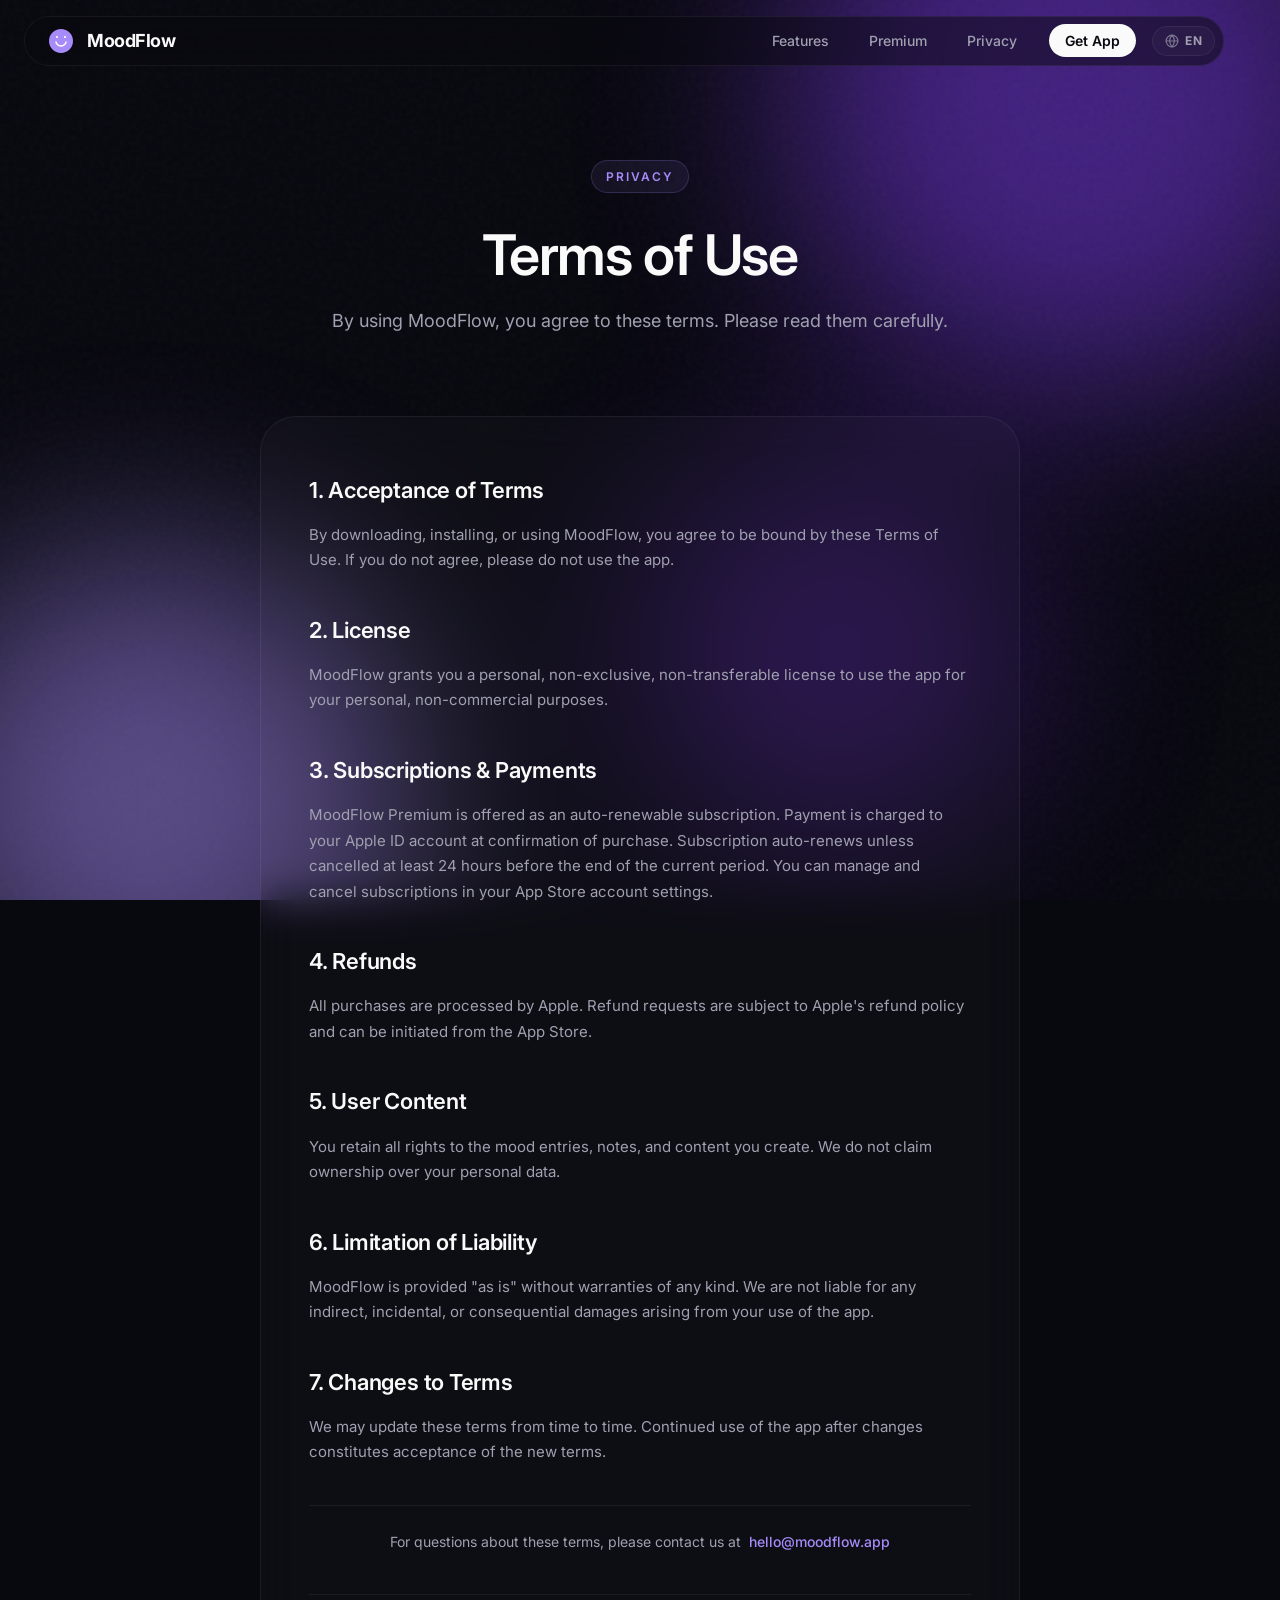
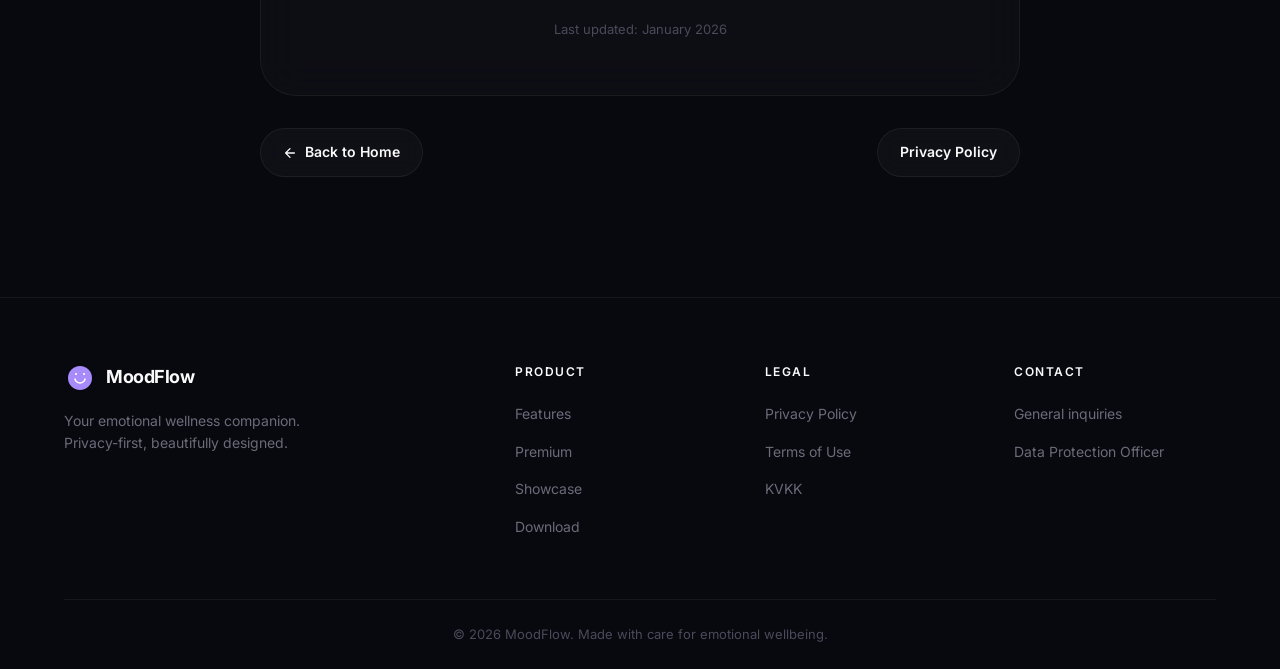
<file: terms.html>
<!DOCTYPE html>
<html lang="en">
<head>
    <meta charset="UTF-8">
    <meta name="viewport" content="width=device-width, initial-scale=1.0">
    <title data-i18n="terms.page.title">Terms of Use — MoodFlow</title>
    <meta name="description" content="MoodFlow Terms of Use. Subscription terms, licenses, and your rights when using MoodFlow.">
    <link rel="preconnect" href="https://fonts.googleapis.com">
    <link rel="preconnect" href="https://fonts.gstatic.com" crossorigin>
    <link href="https://fonts.googleapis.com/css2?family=Inter:wght@300;400;500;600;700;800&family=Playfair+Display:ital,wght@0,400;0,500;0,600;1,400&display=swap" rel="stylesheet">
    <link rel="stylesheet" href="styles.css">
</head>
<body>
    <!-- Animated background -->
    <div class="bg-gradient">
        <div class="orb orb-1"></div>
        <div class="orb orb-2"></div>
        <div class="orb orb-3"></div>
    </div>
    <div class="noise"></div>

    <!-- Navigation -->
    <nav class="nav scrolled" id="nav">
        <div class="container nav-container">
            <a href="index.html" class="logo">
                <div class="logo-mark">
                    <svg viewBox="0 0 32 32" fill="none">
                        <path d="M16 4C9.373 4 4 9.373 4 16C4 22.627 9.373 28 16 28C22.627 28 28 22.627 28 16C28 9.373 22.627 4 16 4Z" fill="url(#logo-grad)"/>
                        <path d="M11 12C11 11.448 11.448 11 12 11C12.552 11 13 11.448 13 12C13 12.552 12.552 13 12 13C11.448 13 11 12.552 11 12Z" fill="white"/>
                        <path d="M19 12C19 11.448 19.448 11 20 11C20.552 11 21 11.448 21 12C21 12.552 20.552 13 20 13C19.448 13 19 12.552 19 12Z" fill="white"/>
                        <path d="M11 17C11 18.5 13 21 16 21C19 21 21 18.5 21 17" stroke="white" stroke-width="1.5" stroke-linecap="round" fill="none"/>
                        <defs>
                            <linearGradient id="logo-grad" x1="4" y1="4" x2="28" y2="28">
                                <stop stop-color="#a78bfa"/>
                                <stop offset="1" stop-color="#7c3aed"/>
                            </linearGradient>
                        </defs>
                    </svg>
                </div>
                <span class="logo-text" data-i18n="brand">MoodFlow</span>
            </a>
            <ul class="nav-links" id="navLinks">
                <li><a href="index.html#features" class="nav-link" data-i18n="nav.features">Features</a></li>
                <li><a href="index.html#premium" class="nav-link" data-i18n="nav.premium">Premium</a></li>
                <li><a href="index.html" class="nav-link" data-i18n="nav.privacy">Home</a></li>
                <li><a href="index.html#download" class="nav-cta" data-i18n="nav.download">Get App</a></li>
                <li>
                    <button class="lang-toggle" id="langToggle" aria-label="Toggle language" type="button">
                        <svg width="14" height="14" viewBox="0 0 24 24" fill="none" stroke="currentColor" stroke-width="2" stroke-linecap="round" stroke-linejoin="round">
                            <circle cx="12" cy="12" r="10"/>
                            <path d="M2 12h20"/>
                            <path d="M12 2a15.3 15.3 0 0 1 4 10 15.3 15.3 0 0 1-4 10 15.3 15.3 0 0 1-4-10 15.3 15.3 0 0 1 4-10z"/>
                        </svg>
                        <span class="lang-label">EN</span>
                    </button>
                </li>
            </ul>
            <button class="mobile-toggle" id="mobileToggle" aria-label="Toggle menu">
                <span></span>
                <span></span>
                <span></span>
            </button>
        </div>
    </nav>

    <!-- Page Header -->
    <section class="page-header">
        <div class="container">
            <span class="eyebrow" data-i18n="nav.privacy">Legal</span>
            <h1 class="page-title" data-i18n="terms.page.title">Terms of Use</h1>
            <p class="page-lead" data-i18n="terms.page.lead">By using MoodFlow, you agree to these terms. Please read them carefully.</p>
        </div>
    </section>

    <!-- Terms Content -->
    <section class="legal-page">
        <div class="container">
            <div class="legal-card">
                <div class="legal-section">
                    <h2 data-i18n="terms.page.section.1.title">1. Acceptance of Terms</h2>
                    <p data-i18n="terms.page.section.1.body">By downloading, installing, or using MoodFlow, you agree to be bound by these Terms of Use. If you do not agree, please do not use the app.</p>
                </div>

                <div class="legal-section">
                    <h2 data-i18n="terms.page.section.2.title">2. License</h2>
                    <p data-i18n="terms.page.section.2.body">MoodFlow grants you a personal, non-exclusive, non-transferable license to use the app for your personal, non-commercial purposes.</p>
                </div>

                <div class="legal-section">
                    <h2 data-i18n="terms.page.section.3.title">3. Subscriptions & Payments</h2>
                    <p data-i18n="terms.page.section.3.body">MoodFlow Premium is offered as an auto-renewable subscription. Payment is charged to your Apple ID account at confirmation of purchase. Subscription auto-renews unless cancelled at least 24 hours before the end of the current period. You can manage and cancel subscriptions in your App Store account settings.</p>
                </div>

                <div class="legal-section">
                    <h2 data-i18n="terms.page.section.4.title">4. Refunds</h2>
                    <p data-i18n="terms.page.section.4.body">All purchases are processed by Apple. Refund requests are subject to Apple's refund policy and can be initiated from the App Store.</p>
                </div>

                <div class="legal-section">
                    <h2 data-i18n="terms.page.section.5.title">5. User Content</h2>
                    <p data-i18n="terms.page.section.5.body">You retain all rights to the mood entries, notes, and content you create. We do not claim ownership over your personal data.</p>
                </div>

                <div class="legal-section">
                    <h2 data-i18n="terms.page.section.6.title">6. Limitation of Liability</h2>
                    <p data-i18n="terms.page.section.6.body">MoodFlow is provided "as is" without warranties of any kind. We are not liable for any indirect, incidental, or consequential damages arising from your use of the app.</p>
                </div>

                <div class="legal-section">
                    <h2 data-i18n="terms.page.section.7.title">7. Changes to Terms</h2>
                    <p data-i18n="terms.page.section.7.body">We may update these terms from time to time. Continued use of the app after changes constitutes acceptance of the new terms.</p>
                </div>

                <div class="legal-section legal-contact">
                    <p>
                        <span data-i18n="terms.page.contact.lead">For questions about these terms, please contact us at</span>
                        <a href="mailto:hello@moodflow.app">hello@moodflow.app</a>
                    </p>
                </div>

                <div class="legal-footer">
                    <p><span data-i18n="privacy.page.updated">Last updated</span>: January 2026</p>
                </div>
            </div>

            <div class="legal-nav-row">
                <a href="index.html" class="btn btn-ghost">
                    <svg width="14" height="14" viewBox="0 0 16 16" fill="none" stroke="currentColor" stroke-width="1.5" stroke-linecap="round" stroke-linejoin="round">
                        <path d="M13 8H3M3 8L8 3M3 8L8 13"/>
                    </svg>
                    <span data-i18n="back.home">Back to Home</span>
                </a>
                <a href="privacy.html" class="btn btn-ghost" data-i18n="privacy.page.title">Privacy Policy</a>
            </div>
        </div>
    </section>

    <!-- Footer -->
    <footer class="footer">
        <div class="container">
            <div class="footer-grid">
                <div class="footer-brand">
                    <a href="index.html" class="logo">
                        <div class="logo-mark">
                            <svg viewBox="0 0 32 32" fill="none">
                                <path d="M16 4C9.373 4 4 9.373 4 16C4 22.627 9.373 28 16 28C22.627 28 28 22.627 28 16C28 9.373 22.627 4 16 4Z" fill="url(#logo-grad-2)"/>
                                <path d="M11 12C11 11.448 11.448 11 12 11C12.552 11 13 11.448 13 12C13 12.552 12.552 13 12 13C11.448 13 11 12.552 11 12Z" fill="white"/>
                                <path d="M19 12C19 11.448 19.448 11 20 11C20.552 11 21 11.448 21 12C21 12.552 20.552 13 20 13C19.448 13 19 12.552 19 12Z" fill="white"/>
                                <path d="M11 17C11 18.5 13 21 16 21C19 21 21 18.5 21 17" stroke="white" stroke-width="1.5" stroke-linecap="round" fill="none"/>
                                <defs>
                                    <linearGradient id="logo-grad-2" x1="4" y1="4" x2="28" y2="28">
                                        <stop stop-color="#a78bfa"/>
                                        <stop offset="1" stop-color="#7c3aed"/>
                                    </linearGradient>
                                </defs>
                            </svg>
                        </div>
                        <span class="logo-text" data-i18n="brand">MoodFlow</span>
                    </a>
                    <p data-i18n="footer.tagline">Your emotional wellness companion. Privacy-first, beautifully designed.</p>
                </div>
                <div class="footer-col">
                    <h5 data-i18n="footer.col.product">Product</h5>
                    <ul>
                        <li><a href="index.html#features" data-i18n="footer.link.features">Features</a></li>
                        <li><a href="index.html#premium" data-i18n="footer.link.premium">Premium</a></li>
                        <li><a href="index.html#showcase" data-i18n="footer.link.showcase">Showcase</a></li>
                        <li><a href="index.html#download" data-i18n="footer.link.download">Download</a></li>
                    </ul>
                </div>
                <div class="footer-col">
                    <h5 data-i18n="footer.col.legal">Legal</h5>
                    <ul>
                        <li><a href="privacy.html" data-i18n="footer.link.privacy">Privacy Policy</a></li>
                        <li><a href="terms.html" data-i18n="footer.link.terms">Terms of Use</a></li>
                        <li><a href="privacy.html#kvkk" data-i18n="footer.link.kvkk">KVKK</a></li>
                    </ul>
                </div>
                <div class="footer-col">
                    <h5 data-i18n="footer.col.contact">Contact</h5>
                    <ul>
                        <li><a href="mailto:hello@moodflow.app" data-i18n="footer.link.hello">General inquiries</a></li>
                        <li><a href="mailto:privacy@moodflow.app" data-i18n="footer.link.privacy.email">Data Protection Officer</a></li>
                    </ul>
                </div>
            </div>
            <div class="footer-bottom">
                <p data-i18n="footer.copyright">© 2026 MoodFlow. Made with care for emotional wellbeing.</p>
            </div>
        </div>
    </footer>

    <script src="i18n.js"></script>
    <script src="script.js"></script>
</body>
</html>
</file>
<file: styles.css>
/* ================= RESET ================= */
*, *::before, *::after {
    margin: 0;
    padding: 0;
    box-sizing: border-box;
}

html {
    scroll-behavior: smooth;
    scroll-padding-top: 80px;
}

body {
    font-family: 'Inter', -apple-system, BlinkMacSystemFont, sans-serif;
    background: #08080f;
    color: #e8e8ed;
    line-height: 1.6;
    overflow-x: hidden;
    -webkit-font-smoothing: antialiased;
    -moz-osx-font-smoothing: grayscale;
}

a {
    color: inherit;
    text-decoration: none;
}

img, svg {
    display: block;
    max-width: 100%;
}

button {
    font-family: inherit;
    cursor: pointer;
    border: none;
    background: none;
}

ul {
    list-style: none;
}

/* ================= TOKENS ================= */
:root {
    --bg-base: #08080f;
    --bg-elevated: #0f0f1a;
    --bg-card: rgba(255, 255, 255, 0.025);
    --bg-card-hover: rgba(255, 255, 255, 0.04);
    --bg-glass: rgba(255, 255, 255, 0.03);
    
    --border: rgba(255, 255, 255, 0.06);
    --border-hover: rgba(255, 255, 255, 0.12);
    
    --text-primary: #fafafa;
    --text-secondary: #a0a0b0;
    --text-tertiary: #6b6b7a;
    --text-muted: #4a4a5a;
    
    --accent-1: #a78bfa;
    --accent-2: #7c3aed;
    --accent-3: #c084fc;
    --accent-glow: rgba(167, 139, 250, 0.4);
    
    --gradient-primary: linear-gradient(135deg, #a78bfa 0%, #7c3aed 100%);
    --gradient-soft: linear-gradient(135deg, rgba(167, 139, 250, 0.15) 0%, rgba(124, 58, 237, 0.05) 100%);
    
    --shadow-sm: 0 1px 2px rgba(0, 0, 0, 0.3);
    --shadow-md: 0 4px 20px rgba(0, 0, 0, 0.4);
    --shadow-lg: 0 20px 60px rgba(0, 0, 0, 0.5);
    --shadow-glow: 0 0 60px rgba(167, 139, 250, 0.15);
    
    --radius-sm: 8px;
    --radius-md: 12px;
    --radius-lg: 20px;
    --radius-xl: 28px;
    --radius-2xl: 36px;
    
    --ease: cubic-bezier(0.22, 1, 0.36, 1);
}

.container {
    max-width: 1200px;
    margin: 0 auto;
    padding: 0 24px;
}

/* ================= BACKGROUND ================= */
.bg-gradient {
    position: fixed;
    inset: 0;
    pointer-events: none;
    z-index: -1;
    overflow: hidden;
}

.orb {
    position: absolute;
    border-radius: 50%;
    filter: blur(100px);
    opacity: 0.5;
    animation: orb-float 20s ease-in-out infinite;
}

.orb-1 {
    width: 600px;
    height: 600px;
    background: #7c3aed;
    top: -200px;
    right: -100px;
    animation-delay: 0s;
}

.orb-2 {
    width: 500px;
    height: 500px;
    background: #a78bfa;
    bottom: -150px;
    left: -100px;
    animation-delay: -7s;
}

.orb-3 {
    width: 400px;
    height: 400px;
    background: #6d28d9;
    top: 50%;
    left: 50%;
    transform: translate(-50%, -50%);
    animation-delay: -14s;
    opacity: 0.3;
}

@keyframes orb-float {
    0%, 100% {
        transform: translate(0, 0) scale(1);
    }
    33% {
        transform: translate(30px, -30px) scale(1.05);
    }
    66% {
        transform: translate(-20px, 20px) scale(0.95);
    }
}

.noise {
    position: fixed;
    inset: 0;
    pointer-events: none;
    z-index: -1;
    opacity: 0.03;
    background-image: url("data:image/svg+xml,%3Csvg viewBox='0 0 200 200' xmlns='http://www.w3.org/2000/svg'%3E%3Cfilter id='noiseFilter'%3E%3CfeTurbulence type='fractalNoise' baseFrequency='0.85' numOctaves='3' stitchTiles='stitch'/%3E%3C/filter%3E%3Crect width='100%25' height='100%25' filter='url(%23noiseFilter)'/%3E%3C/svg%3E");
}

/* ================= NAVIGATION ================= */
.nav {
    position: fixed;
    top: 0;
    left: 0;
    right: 0;
    z-index: 100;
    padding: 16px 0;
    transition: all 0.4s var(--ease);
}

.nav-container {
    display: flex;
    align-items: center;
    justify-content: space-between;
    background: rgba(8, 8, 15, 0.5);
    backdrop-filter: blur(20px);
    -webkit-backdrop-filter: blur(20px);
    border: 1px solid var(--border);
    border-radius: 100px;
    padding: 8px 8px 8px 20px;
    max-width: 1200px;
    margin: 0 24px;
    box-sizing: border-box;
    transition: all 0.4s var(--ease);
}

.nav.scrolled .nav-container {
    background: rgba(8, 8, 15, 0.8);
    box-shadow: var(--shadow-md);
    border-color: var(--border-hover);
}

.logo {
    display: flex;
    align-items: center;
    gap: 10px;
}

.logo-mark {
    width: 32px;
    height: 32px;
    display: flex;
    align-items: center;
    justify-content: center;
}

.logo-mark svg {
    width: 100%;
    height: 100%;
}

.logo-text {
    font-size: 18px;
    font-weight: 700;
    letter-spacing: -0.5px;
    color: var(--text-primary);
}

.nav-links {
    display: flex;
    align-items: center;
    gap: 8px;
}

.nav-links li a {
    padding: 8px 16px;
    font-size: 14px;
    font-weight: 500;
    color: var(--text-secondary);
    border-radius: 100px;
    transition: all 0.2s var(--ease);
}

.nav-links li a:hover {
    color: var(--text-primary);
    background: var(--bg-glass);
}

.nav-cta {
    background: var(--text-primary) !important;
    color: var(--bg-base) !important;
    font-weight: 600 !important;
    margin-left: 8px;
}

.nav-cta:hover {
    background: var(--accent-1) !important;
    color: var(--bg-base) !important;
}

.mobile-toggle {
    display: none;
    flex-direction: column;
    gap: 5px;
    padding: 12px;
}

.mobile-toggle span {
    display: block;
    width: 18px;
    height: 1.5px;
    background: var(--text-primary);
    border-radius: 2px;
    transition: all 0.3s var(--ease);
}

.mobile-toggle.active span:nth-child(1) {
    transform: translateY(6.5px) rotate(45deg);
}
.mobile-toggle.active span:nth-child(2) {
    opacity: 0;
}
.mobile-toggle.active span:nth-child(3) {
    transform: translateY(-6.5px) rotate(-45deg);
}

/* ================= HERO ================= */
.hero {
    position: relative;
    min-height: 100vh;
    display: flex;
    align-items: center;
    padding: 140px 0 80px;
}

.hero .container {
    display: grid;
    grid-template-columns: 1.1fr 0.9fr;
    gap: 60px;
    align-items: center;
}

.hero-content {
    max-width: 600px;
}

.hero-badge {
    display: inline-flex;
    align-items: center;
    gap: 8px;
    padding: 6px 14px 6px 10px;
    background: var(--bg-glass);
    border: 1px solid var(--border);
    border-radius: 100px;
    font-size: 13px;
    color: var(--text-secondary);
    margin-bottom: 24px;
    backdrop-filter: blur(10px);
}

.badge-dot {
    width: 6px;
    height: 6px;
    background: #10b981;
    border-radius: 50%;
    box-shadow: 0 0 8px #10b981;
    animation: pulse 2s ease-in-out infinite;
}

@keyframes pulse {
    0%, 100% { opacity: 1; }
    50% { opacity: 0.4; }
}

.hero-title {
    font-size: clamp(40px, 6vw, 72px);
    line-height: 1.05;
    letter-spacing: -0.03em;
    font-weight: 600;
    margin-bottom: 24px;
    color: var(--text-primary);
}

.gradient-text {
    background: linear-gradient(135deg, #c084fc 0%, #a78bfa 50%, #7c3aed 100%);
    -webkit-background-clip: text;
    -webkit-text-fill-color: transparent;
    background-clip: text;
    font-style: italic;
    font-family: 'Playfair Display', serif;
    font-weight: 500;
}

.hero-desc {
    font-size: 19px;
    line-height: 1.6;
    color: var(--text-secondary);
    margin-bottom: 36px;
    max-width: 520px;
}

.hero-cta {
    display: flex;
    gap: 12px;
    margin-bottom: 56px;
    flex-wrap: wrap;
}

.btn {
    display: inline-flex;
    align-items: center;
    gap: 8px;
    padding: 14px 26px;
    font-size: 15px;
    font-weight: 600;
    border-radius: 100px;
    transition: all 0.3s var(--ease);
    cursor: pointer;
    border: 1px solid transparent;
    text-decoration: none;
    white-space: nowrap;
}

.btn-primary {
    background: var(--text-primary);
    color: var(--bg-base);
    box-shadow: 0 4px 14px rgba(255, 255, 255, 0.15);
}

.btn-primary:hover {
    transform: translateY(-2px);
    box-shadow: 0 8px 24px var(--accent-glow);
    background: var(--accent-1);
}

.btn-ghost {
    background: var(--bg-glass);
    color: var(--text-primary);
    border: 1px solid var(--border);
    backdrop-filter: blur(10px);
}

.btn-ghost:hover {
    background: var(--bg-card-hover);
    border-color: var(--border-hover);
    transform: translateY(-2px);
}

.hero-meta {
    display: flex;
    align-items: center;
    gap: 24px;
    flex-wrap: wrap;
}

.meta-item {
    display: flex;
    flex-direction: column;
    gap: 2px;
}

.meta-num {
    font-size: 24px;
    font-weight: 700;
    color: var(--text-primary);
    letter-spacing: -0.02em;
    display: flex;
    align-items: center;
    gap: 4px;
}

.meta-star {
    color: #fbbf24;
    font-size: 18px;
}

.meta-label {
    font-size: 12px;
    color: var(--text-tertiary);
    text-transform: uppercase;
    letter-spacing: 0.5px;
    font-weight: 500;
}

.meta-divider {
    width: 1px;
    height: 32px;
    background: var(--border);
}

/* ================= HERO VISUAL (PHONE) ================= */
.hero-visual {
    position: relative;
    display: flex;
    justify-content: center;
    align-items: center;
}

.phone-frame {
    position: relative;
    width: 280px;
    height: 570px;
    background: linear-gradient(135deg, #1a1a2e 0%, #0f0f1a 100%);
    border-radius: 44px;
    padding: 12px;
    box-shadow: var(--shadow-lg), 0 0 0 1px rgba(255, 255, 255, 0.08);
    z-index: 2;
    animation: phone-float 6s ease-in-out infinite;
}

@keyframes phone-float {
    0%, 100% { transform: translateY(0); }
    50% { transform: translateY(-12px); }
}

.phone-notch {
    position: absolute;
    top: 22px;
    left: 50%;
    transform: translateX(-50%);
    width: 100px;
    height: 26px;
    background: #000;
    border-radius: 0 0 20px 20px;
    z-index: 3;
}

.phone-screen {
    width: 100%;
    height: 100%;
    background: var(--bg-base);
    border-radius: 32px;
    overflow: hidden;
    position: relative;
}

.screen-status {
    display: flex;
    justify-content: space-between;
    align-items: center;
    padding: 18px 28px 8px;
    font-size: 14px;
    font-weight: 600;
    color: var(--text-primary);
}

.status-icons {
    display: flex;
    gap: 6px;
    font-size: 12px;
}

.screen-app {
    padding: 16px 20px;
    display: flex;
    flex-direction: column;
    gap: 16px;
    height: calc(100% - 60px);
}

.screen-header-bar {
    text-align: left;
}

.screen-date {
    font-size: 11px;
    color: var(--text-tertiary);
    text-transform: uppercase;
    letter-spacing: 1px;
    margin-bottom: 6px;
}

.screen-greeting {
    font-size: 24px;
    font-weight: 600;
    color: var(--text-primary);
    line-height: 1.2;
    font-family: 'Playfair Display', serif;
    font-style: italic;
}

.screen-mood-card {
    background: linear-gradient(135deg, rgba(167, 139, 250, 0.15) 0%, rgba(124, 58, 237, 0.05) 100%);
    border: 1px solid rgba(167, 139, 250, 0.2);
    border-radius: 20px;
    padding: 20px;
    display: flex;
    align-items: center;
    gap: 16px;
    backdrop-filter: blur(10px);
}

.mood-face {
    width: 60px;
    height: 60px;
    background: linear-gradient(135deg, #a78bfa, #7c3aed);
    border-radius: 50%;
    position: relative;
    flex-shrink: 0;
}

.mood-eyes {
    position: absolute;
    top: 22px;
    left: 50%;
    transform: translateX(-50%);
    display: flex;
    gap: 8px;
}

.mood-eyes span {
    width: 5px;
    height: 5px;
    background: white;
    border-radius: 50%;
}

.mood-mouth {
    position: absolute;
    bottom: 16px;
    left: 50%;
    transform: translateX(-50%);
    width: 18px;
    height: 9px;
    border: 2px solid white;
    border-top: 0;
    border-radius: 0 0 18px 18px;
}

.mood-info {
    flex: 1;
}

.mood-label-small {
    font-size: 10px;
    color: var(--text-tertiary);
    text-transform: uppercase;
    letter-spacing: 1px;
    margin-bottom: 4px;
}

.mood-name {
    font-size: 20px;
    font-weight: 600;
    color: var(--text-primary);
}

.screen-chips {
    display: flex;
    gap: 6px;
    flex-wrap: wrap;
}

.chip {
    padding: 6px 12px;
    font-size: 11px;
    background: var(--bg-glass);
    border: 1px solid var(--border);
    border-radius: 100px;
    color: var(--text-secondary);
}

.chip.active {
    background: var(--accent-1);
    color: var(--bg-base);
    border-color: var(--accent-1);
    font-weight: 600;
}

.screen-stats {
    display: grid;
    grid-template-columns: 1fr 1fr;
    gap: 8px;
    margin-top: auto;
}

.stat-pill {
    background: var(--bg-glass);
    border: 1px solid var(--border);
    border-radius: 14px;
    padding: 12px;
    backdrop-filter: blur(10px);
}

.stat-pill-label {
    font-size: 10px;
    color: var(--text-tertiary);
    text-transform: uppercase;
    letter-spacing: 0.5px;
    margin-bottom: 6px;
}

.stat-pill-num {
    font-size: 16px;
    font-weight: 700;
    color: var(--text-primary);
}

.phone-glow {
    position: absolute;
    inset: -40px;
    background: radial-gradient(circle, var(--accent-glow) 0%, transparent 60%);
    z-index: 1;
    filter: blur(40px);
    opacity: 0.6;
    animation: phone-glow-pulse 4s ease-in-out infinite;
}

@keyframes phone-glow-pulse {
    0%, 100% { opacity: 0.5; }
    50% { opacity: 0.8; }
}

/* ================= SCROLL INDICATOR ================= */
.scroll-indicator {
    position: absolute;
    bottom: 30px;
    left: 50%;
    transform: translateX(-50%);
    animation: scroll-bounce 2s ease-in-out infinite;
}

.mouse {
    width: 22px;
    height: 36px;
    border: 1.5px solid var(--text-tertiary);
    border-radius: 12px;
    position: relative;
    opacity: 0.5;
}

.wheel {
    width: 3px;
    height: 6px;
    background: var(--text-tertiary);
    border-radius: 2px;
    position: absolute;
    top: 8px;
    left: 50%;
    transform: translateX(-50%);
    animation: wheel-scroll 1.5s ease-in-out infinite;
}

@keyframes scroll-bounce {
    0%, 100% { transform: translateX(-50%) translateY(0); }
    50% { transform: translateX(-50%) translateY(8px); }
}

@keyframes wheel-scroll {
    0% { opacity: 0; transform: translateX(-50%) translateY(0); }
    50% { opacity: 1; }
    100% { opacity: 0; transform: translateX(-50%) translateY(8px); }
}

/* ================= TRUST ================= */
.trust {
    padding: 0 0 40px;
    text-align: center;
}

.trust-text {
    font-size: 12px;
    color: var(--text-tertiary);
    text-transform: uppercase;
    letter-spacing: 2px;
    font-weight: 500;
    opacity: 0.7;
}

/* ================= SECTIONS ================= */
.features, .showcase, .privacy, .download {
    padding: 120px 0;
    position: relative;
}

.features, .privacy {
    background: linear-gradient(180deg, transparent 0%, rgba(255, 255, 255, 0.01) 50%, transparent 100%);
}

.section-header {
    max-width: 640px;
    margin: 0 auto 64px;
    text-align: center;
}

.eyebrow {
    display: inline-block;
    font-size: 12px;
    font-weight: 600;
    letter-spacing: 2px;
    text-transform: uppercase;
    color: var(--accent-1);
    margin-bottom: 16px;
    padding: 6px 14px;
    background: rgba(167, 139, 250, 0.08);
    border: 1px solid rgba(167, 139, 250, 0.2);
    border-radius: 100px;
}

.eyebrow.light {
    background: rgba(255, 255, 255, 0.1);
    border-color: rgba(255, 255, 255, 0.2);
    color: rgba(255, 255, 255, 0.7);
}

.section-title {
    font-size: clamp(32px, 4.5vw, 52px);
    line-height: 1.1;
    letter-spacing: -0.025em;
    font-weight: 600;
    margin-bottom: 20px;
    color: var(--text-primary);
}

.section-title em {
    font-style: italic;
    font-family: 'Playfair Display', serif;
    background: linear-gradient(135deg, #c084fc 0%, #7c3aed 100%);
    -webkit-background-clip: text;
    -webkit-text-fill-color: transparent;
    background-clip: text;
    font-weight: 500;
}

.section-desc {
    font-size: 18px;
    line-height: 1.6;
    color: var(--text-secondary);
}

/* ================= FEATURES GRID ================= */
.features-grid {
    display: grid;
    grid-template-columns: repeat(3, 1fr);
    gap: 20px;
}

.feature-card {
    background: var(--bg-card);
    border: 1px solid var(--border);
    border-radius: var(--radius-xl);
    padding: 32px;
    transition: all 0.4s var(--ease);
    position: relative;
    overflow: hidden;
    backdrop-filter: blur(20px);
    display: flex;
    flex-direction: column;
}

.feature-card::before {
    content: '';
    position: absolute;
    inset: 0;
    background: radial-gradient(circle at top right, rgba(167, 139, 250, 0.08) 0%, transparent 50%);
    opacity: 0;
    transition: opacity 0.4s var(--ease);
}

.feature-card:hover {
    background: var(--bg-card-hover);
    border-color: var(--border-hover);
    transform: translateY(-4px);
}

.feature-card:hover::before {
    opacity: 1;
}

.feature-card.large {
    grid-column: span 2;
    min-height: 280px;
}

.feature-tag {
    font-size: 11px;
    font-weight: 600;
    letter-spacing: 1.5px;
    color: var(--accent-1);
    margin-bottom: 12px;
    display: block;
    font-family: 'Inter', monospace;
}

.feature-card h3 {
    font-size: 24px;
    font-weight: 600;
    line-height: 1.2;
    margin-bottom: 12px;
    color: var(--text-primary);
    letter-spacing: -0.01em;
}

.feature-card p {
    font-size: 15px;
    line-height: 1.6;
    color: var(--text-secondary);
}

.feature-card.large p {
    font-size: 16px;
    max-width: 380px;
}

/* Feature Visuals */
.feature-visual {
    margin-top: 28px;
    flex: 1;
    display: flex;
    align-items: center;
    justify-content: center;
}

.mood-grid {
    display: grid;
    grid-template-columns: repeat(3, 1fr);
    gap: 10px;
    width: 100%;
    max-width: 360px;
}

.mood-cell {
    aspect-ratio: 1;
    background: var(--bg-elevated);
    border: 1px solid var(--border);
    border-radius: 16px;
    display: flex;
    align-items: center;
    justify-content: center;
    font-size: 32px;
    transition: all 0.3s var(--ease);
}

.mood-cell.happy {
    background: linear-gradient(135deg, rgba(167, 139, 250, 0.2), rgba(124, 58, 237, 0.1));
    border-color: var(--accent-1);
    transform: scale(1.05);
}

.feature-card:hover .mood-cell {
    transform: scale(1.08);
}

.feature-card:hover .mood-cell.happy {
    transform: scale(1.13);
}

.feature-mini-visual {
    margin-top: 20px;
    padding-top: 20px;
    border-top: 1px solid var(--border);
    height: 80px;
    display: flex;
    align-items: center;
    justify-content: center;
}

.mini-chart {
    display: flex;
    align-items: flex-end;
    gap: 6px;
    height: 50px;
}

.mini-chart .bar {
    width: 8px;
    background: var(--gradient-primary);
    border-radius: 4px;
    height: var(--h);
    transition: all 0.6s var(--ease);
}

.feature-card:hover .bar {
    transform: scaleY(1.1);
}

.mini-bell, .mini-shield {
    text-align: center;
}

.bell-icon, .shield-icon {
    font-size: 28px;
    margin-bottom: 4px;
}

.bell-time {
    font-size: 11px;
    color: var(--text-tertiary);
    font-weight: 500;
}

.mini-badges {
    display: flex;
    gap: 8px;
}

.badge-item {
    width: 40px;
    height: 40px;
    background: var(--bg-elevated);
    border: 1px solid var(--border);
    border-radius: 50%;
    display: flex;
    align-items: center;
    justify-content: center;
    font-size: 18px;
    transition: all 0.3s var(--ease);
}

.feature-card:hover .badge-item {
    border-color: var(--accent-1);
    transform: translateY(-2px);
}

.stats-mock {
    width: 100%;
    max-width: 360px;
    padding: 20px;
    background: var(--bg-elevated);
    border: 1px solid var(--border);
    border-radius: 16px;
}

.stats-bar {
    height: 8px;
    background: var(--bg-card);
    border-radius: 4px;
    overflow: hidden;
    margin-bottom: 16px;
}

.stats-fill {
    height: 100%;
    width: var(--w);
    background: var(--gradient-primary);
    border-radius: 4px;
    transition: width 1s var(--ease);
}

.stats-info {
    display: flex;
    justify-content: space-between;
    align-items: flex-end;
}

.stats-label {
    font-size: 11px;
    color: var(--text-tertiary);
    text-transform: uppercase;
    letter-spacing: 0.5px;
    margin-bottom: 4px;
}

.stats-num {
    font-size: 32px;
    font-weight: 700;
    color: var(--text-primary);
    letter-spacing: -0.02em;
}

.trend-up {
    color: #10b981;
    font-weight: 600;
    font-size: 13px;
    padding: 4px 10px;
    background: rgba(16, 185, 129, 0.1);
    border-radius: 100px;
}

/* ================= SHOWCASE ================= */
.showcase-grid {
    display: grid;
    grid-template-columns: repeat(3, 1fr);
    gap: 40px;
    max-width: 1000px;
    margin: 0 auto;
}

.showcase-item {
    text-align: center;
}

.showcase-item h4 {
    font-size: 20px;
    font-weight: 600;
    margin-top: 32px;
    margin-bottom: 8px;
    color: var(--text-primary);
}

.showcase-item p {
    font-size: 14px;
    color: var(--text-secondary);
}

.phone-frame.small {
    width: 200px;
    height: 400px;
    margin: 0 auto;
    padding: 8px;
    border-radius: 36px;
}

.phone-frame.small .phone-notch {
    width: 70px;
    height: 18px;
    top: 16px;
}

.phone-frame.small .phone-screen {
    border-radius: 28px;
}

.gradient-1 {
    background: linear-gradient(135deg, #1a1a2e 0%, #2d1b69 50%, #0f0f1a 100%);
}

.gradient-2 {
    background: linear-gradient(135deg, #1e1b4b 0%, #312e81 50%, #0f0f1a 100%);
}

.gradient-3 {
    background: linear-gradient(135deg, #1e293b 0%, #1e1b4b 50%, #0f0f1a 100%);
}

.screen-mock-content {
    padding: 40px 20px 20px;
    height: 100%;
    display: flex;
    flex-direction: column;
    justify-content: center;
    gap: 16px;
}

.mock-mood-bubble {
    height: 60px;
    background: rgba(255, 255, 255, 0.08);
    backdrop-filter: blur(10px);
    border-radius: 20px;
    border: 1px solid rgba(255, 255, 255, 0.1);
}

.mock-mood-bubble.small {
    height: 40px;
    width: 60%;
}

.mock-bar-chart {
    display: flex;
    align-items: flex-end;
    justify-content: space-around;
    height: 200px;
    padding: 20px 0;
}

.mock-bar {
    width: 14px;
    background: linear-gradient(180deg, var(--accent-1), var(--accent-2));
    border-radius: 8px 8px 0 0;
    height: var(--h);
}

.mock-calendar {
    display: grid;
    grid-template-columns: repeat(7, 1fr);
    gap: 4px;
}

.cal-day {
    aspect-ratio: 1;
    background: rgba(255, 255, 255, 0.05);
    border-radius: 4px;
}

.cal-day.active {
    background: var(--accent-1);
}

/* ================= PRIVACY ================= */
.privacy {
    background: var(--bg-elevated);
}

.privacy-wrapper {
    text-align: center;
    margin-bottom: 80px;
}

.privacy-intro {
    max-width: 600px;
    margin: 0 auto 60px;
}

.privacy-grid {
    display: grid;
    grid-template-columns: repeat(3, 1fr);
    gap: 20px;
    max-width: 900px;
    margin: 0 auto;
}

.privacy-card {
    background: var(--bg-card);
    border: 1px solid var(--border);
    border-radius: var(--radius-xl);
    padding: 32px 28px;
    text-align: left;
    transition: all 0.3s var(--ease);
}

.privacy-card:hover {
    background: var(--bg-card-hover);
    border-color: var(--border-hover);
    transform: translateY(-2px);
}

.privacy-icon {
    width: 48px;
    height: 48px;
    background: var(--gradient-soft);
    border: 1px solid rgba(167, 139, 250, 0.2);
    border-radius: 12px;
    display: flex;
    align-items: center;
    justify-content: center;
    color: var(--accent-1);
    margin-bottom: 20px;
}

.privacy-card h3 {
    font-size: 18px;
    font-weight: 600;
    margin-bottom: 10px;
    color: var(--text-primary);
}

.privacy-card p {
    font-size: 14px;
    color: var(--text-secondary);
    line-height: 1.6;
}

.legal-content {
    max-width: 760px;
    margin: 0 auto;
    background: var(--bg-card);
    border: 1px solid var(--border);
    border-radius: var(--radius-xl);
    padding: 48px;
    text-align: left;
}

.legal-block {
    margin-bottom: 40px;
}

.legal-block:last-of-type {
    margin-bottom: 0;
}

.legal-block h3 {
    font-size: 22px;
    font-weight: 600;
    color: var(--text-primary);
    margin-bottom: 16px;
    letter-spacing: -0.01em;
}

.legal-block p {
    font-size: 15px;
    color: var(--text-secondary);
    line-height: 1.7;
    margin-bottom: 16px;
}

.legal-block ul {
    padding-left: 0;
}

.legal-block li {
    font-size: 14px;
    color: var(--text-secondary);
    line-height: 1.7;
    padding: 8px 0 8px 20px;
    position: relative;
}

.legal-block li::before {
    content: '→';
    position: absolute;
    left: 0;
    color: var(--accent-1);
    font-weight: 600;
}

.legal-block strong {
    color: var(--text-primary);
    font-weight: 600;
}

.legal-contact {
    margin-top: 32px;
    padding-top: 24px;
    border-top: 1px solid var(--border);
    text-align: center;
}

.legal-contact p {
    font-size: 14px;
    color: var(--text-secondary);
    margin: 0;
}

.legal-contact a {
    color: var(--accent-1);
    text-decoration: none;
    border-bottom: 1px solid transparent;
    transition: border-color 0.2s;
}

.legal-contact a:hover {
    border-bottom-color: var(--accent-1);
}

/* ================= DOWNLOAD ================= */
.download-card {
    position: relative;
    background: linear-gradient(135deg, rgba(167, 139, 250, 0.08) 0%, rgba(124, 58, 237, 0.04) 100%);
    border: 1px solid rgba(167, 139, 250, 0.15);
    border-radius: var(--radius-2xl);
    padding: 80px 60px;
    text-align: center;
    overflow: hidden;
}

.download-glow {
    position: absolute;
    inset: -50%;
    background: radial-gradient(circle, var(--accent-glow) 0%, transparent 50%);
    opacity: 0.3;
    filter: blur(60px);
    animation: download-glow 8s ease-in-out infinite;
}

@keyframes download-glow {
    0%, 100% { transform: scale(1); opacity: 0.3; }
    50% { transform: scale(1.2); opacity: 0.5; }
}

.download-content {
    position: relative;
    z-index: 1;
}

.download-content h2 {
    font-size: clamp(32px, 4.5vw, 48px);
    line-height: 1.1;
    font-weight: 600;
    color: var(--text-primary);
    margin-bottom: 16px;
    letter-spacing: -0.025em;
}

.download-content > p {
    font-size: 17px;
    color: var(--text-secondary);
    margin-bottom: 36px;
}

.download-buttons {
    display: flex;
    gap: 14px;
    justify-content: center;
    flex-wrap: wrap;
}

.store-btn {
    display: flex;
    align-items: center;
    gap: 12px;
    padding: 14px 24px;
    background: var(--bg-base);
    border: 1px solid var(--border);
    border-radius: 14px;
    color: var(--text-primary);
    transition: all 0.3s var(--ease);
    text-decoration: none;
}

.store-btn:hover {
    background: var(--bg-elevated);
    border-color: var(--border-hover);
    transform: translateY(-2px);
}

.store-btn svg {
    flex-shrink: 0;
}

.store-btn div {
    text-align: left;
}

.store-btn small {
    display: block;
    font-size: 10px;
    color: var(--text-tertiary);
    text-transform: uppercase;
    letter-spacing: 0.5px;
}

.store-btn strong {
    display: block;
    font-size: 16px;
    font-weight: 600;
    color: var(--text-primary);
}

/* ================= FOOTER ================= */
.footer {
    background: var(--bg-base);
    border-top: 1px solid var(--border);
    padding: 64px 0 24px;
}

.footer-grid {
    display: grid;
    grid-template-columns: 2fr 1fr 1fr 1fr;
    gap: 48px;
    margin-bottom: 48px;
}

.footer-brand p {
    font-size: 14px;
    color: var(--text-tertiary);
    margin-top: 16px;
    max-width: 280px;
    line-height: 1.6;
}

.footer-col h5 {
    font-size: 12px;
    font-weight: 600;
    letter-spacing: 1.5px;
    text-transform: uppercase;
    color: var(--text-primary);
    margin-bottom: 20px;
}

.footer-col ul li {
    margin-bottom: 12px;
}

.footer-col a {
    font-size: 14px;
    color: var(--text-tertiary);
    text-decoration: none;
    transition: color 0.2s;
}

.footer-col a:hover {
    color: var(--text-primary);
}

.footer-bottom {
    padding-top: 24px;
    border-top: 1px solid var(--border);
    text-align: center;
}

.footer-bottom p {
    font-size: 13px;
    color: var(--text-muted);
}

/* ================= ANIMATIONS ================= */
.fade-in {
    opacity: 0;
    transform: translateY(20px);
    transition: opacity 0.8s var(--ease), transform 0.8s var(--ease);
}

.fade-in.visible {
    opacity: 1;
    transform: translateY(0);
}

/* ================= RESPONSIVE ================= */
@media (max-width: 1024px) {
    .hero .container {
        grid-template-columns: 1fr;
        text-align: center;
        gap: 60px;
    }
    
    .hero-content {
        max-width: 100%;
        margin: 0 auto;
    }
    
    .hero-desc {
        margin-left: auto;
        margin-right: auto;
    }
    
    .hero-cta {
        justify-content: center;
    }
    
    .hero-meta {
        justify-content: center;
    }
    
    .features-grid {
        grid-template-columns: repeat(2, 1fr);
    }
    
    .feature-card.large {
        grid-column: span 2;
    }
    
    .showcase-grid {
        gap: 24px;
    }
    
    .privacy-grid {
        grid-template-columns: 1fr;
        max-width: 400px;
    }
    
    .footer-grid {
        grid-template-columns: 1fr 1fr;
        gap: 32px;
    }
    
    .footer-brand {
        grid-column: span 2;
    }
}

@media (max-width: 768px) {
    .nav-links {
        position: fixed;
        top: 80px;
        left: 16px;
        right: 16px;
        flex-direction: column;
        background: rgba(8, 8, 15, 0.95);
        backdrop-filter: blur(20px);
        border: 1px solid var(--border);
        border-radius: var(--radius-lg);
        padding: 16px;
        gap: 4px;
        opacity: 0;
        transform: translateY(-10px);
        pointer-events: none;
        transition: opacity 0.3s var(--ease), transform 0.3s var(--ease);
    }
    
    .nav-links.active {
        opacity: 1;
        transform: translateY(0);
        pointer-events: auto;
    }
    
    .nav-links li a {
        display: block;
        padding: 12px 16px;
        width: 100%;
    }
    
    .mobile-toggle {
        display: flex;
    }
    
    .hero {
        padding: 120px 0 60px;
    }
    
    .features-grid {
        grid-template-columns: 1fr;
    }
    
    .feature-card.large {
        grid-column: span 1;
        min-height: auto;
    }
    
    .showcase-grid {
        grid-template-columns: 1fr;
        gap: 60px;
    }
    
    .download-card {
        padding: 48px 24px;
    }
    
    .legal-content {
        padding: 32px 24px;
    }
    
    .footer-grid {
        grid-template-columns: 1fr;
        gap: 32px;
    }
    
    .footer-brand {
        grid-column: span 1;
    }
    
    .hero-meta {
        gap: 16px;
    }
    
    .meta-divider {
        display: none;
    }
    
    .phone-frame {
        width: 240px;
        height: 480px;
    }
    
    .scroll-indicator {
        display: none;
    }
}

@media (max-width: 480px) {
    .container {
        padding: 0 16px;
    }
    
    .hero-title {
        font-size: 36px;
    }
    
    .section-title {
        font-size: 28px;
    }
    
    .hero-cta {
        flex-direction: column;
        width: 100%;
    }
    
    .btn {
        width: 100%;
        justify-content: center;
    }
    
    .download-buttons {
        flex-direction: column;
        width: 100%;
    }

    .store-btn {
        width: 100%;
        justify-content: center;
    }
}

/* ================= LANG TOGGLE ================= */
.lang-toggle {
    display: inline-flex;
    align-items: center;
    gap: 6px;
    padding: 7px 12px;
    font-size: 12px;
    font-weight: 700;
    color: var(--text-secondary);
    background: var(--bg-glass);
    border: 1px solid var(--border);
    border-radius: 100px;
    cursor: pointer;
    transition: all 0.2s var(--ease);
    margin-left: 8px;
    letter-spacing: 0.5px;
    text-transform: uppercase;
}

.lang-toggle:hover {
    color: var(--text-primary);
    background: var(--bg-card-hover);
    border-color: var(--border-hover);
}

.lang-toggle svg {
    flex-shrink: 0;
    opacity: 0.7;
}

.lang-label {
    font-size: 12px;
    font-weight: 700;
    line-height: 1;
}

/* ================= PREMIUM ================= */
.premium {
    padding: 120px 0;
    position: relative;
}

.premium-card {
    position: relative;
    background: linear-gradient(135deg, rgba(167, 139, 250, 0.08) 0%, rgba(124, 58, 237, 0.04) 100%);
    border: 1px solid rgba(167, 139, 250, 0.15);
    border-radius: var(--radius-2xl);
    padding: 80px 60px;
    overflow: hidden;
}

.premium-glow {
    position: absolute;
    inset: -50%;
    background: radial-gradient(circle, var(--accent-glow) 0%, transparent 50%);
    opacity: 0.3;
    filter: blur(60px);
    animation: download-glow 8s ease-in-out infinite;
    pointer-events: none;
}

.premium-content {
    position: relative;
    z-index: 1;
    text-align: center;
}

.premium-header {
    max-width: 640px;
    margin: 0 auto 48px;
}

.premium-eyebrow {
    margin-bottom: 16px;
}

.premium-title {
    font-size: clamp(32px, 4.5vw, 48px);
    line-height: 1.1;
    letter-spacing: -0.025em;
    font-weight: 600;
    margin-bottom: 16px;
    color: var(--text-primary);
}

.premium-title em {
    font-style: italic;
    font-family: 'Playfair Display', serif;
    background: linear-gradient(135deg, #c084fc 0%, #7c3aed 100%);
    -webkit-background-clip: text;
    -webkit-text-fill-color: transparent;
    background-clip: text;
    font-weight: 500;
}

.premium-desc {
    font-size: 17px;
    line-height: 1.6;
    color: var(--text-secondary);
    margin: 0;
}

.premium-grid {
    display: grid;
    grid-template-columns: repeat(2, 1fr);
    gap: 12px 32px;
    max-width: 720px;
    margin: 0 auto 40px;
    text-align: left;
}

.premium-feature {
    display: flex;
    align-items: center;
    gap: 12px;
    padding: 10px 0;
    font-size: 15px;
    color: var(--text-primary);
    font-weight: 500;
}

.premium-check {
    flex-shrink: 0;
    width: 22px;
    height: 22px;
    background: var(--gradient-primary);
    border-radius: 50%;
    display: flex;
    align-items: center;
    justify-content: center;
    color: white;
}

.premium-check svg {
    width: 11px;
    height: 11px;
}

.premium-cta-row {
    display: flex;
    flex-direction: column;
    align-items: center;
    gap: 12px;
}

.btn-large {
    padding: 18px 36px;
    font-size: 16px;
}

.premium-note {
    font-size: 13px;
    color: var(--text-tertiary);
    margin: 0;
}

.download-note {
    font-size: 13px;
    color: rgba(255, 255, 255, 0.5);
    margin-top: 20px;
}

/* ================= PRIVACY CTA ROW (home) ================= */
.privacy-cta-row {
    display: flex;
    gap: 12px;
    justify-content: center;
    margin-top: 48px;
    flex-wrap: wrap;
}

.privacy-cta-row .btn-ghost {
    font-size: 14px;
    padding: 12px 22px;
}

/* ================= PAGE HEADER (legal pages) ================= */
.page-header {
    padding: 160px 0 40px;
    text-align: center;
}

.page-title {
    font-size: clamp(36px, 5vw, 56px);
    line-height: 1.1;
    letter-spacing: -0.025em;
    font-weight: 600;
    margin: 16px 0 20px;
    color: var(--text-primary);
}

.page-lead {
    font-size: 18px;
    line-height: 1.6;
    color: var(--text-secondary);
    max-width: 640px;
    margin: 0 auto;
}

/* ================= LEGAL PAGE (privacy/terms) ================= */
.legal-page {
    padding: 40px 0 120px;
}

.legal-card {
    max-width: 760px;
    margin: 0 auto;
    background: var(--bg-card);
    border: 1px solid var(--border);
    border-radius: var(--radius-2xl);
    padding: 56px 48px;
    backdrop-filter: blur(20px);
}

.legal-section {
    margin-bottom: 40px;
}

.legal-section:last-of-type {
    margin-bottom: 0;
}

.legal-section h2 {
    font-size: 22px;
    font-weight: 600;
    color: var(--text-primary);
    margin-bottom: 14px;
    letter-spacing: -0.01em;
}

.legal-section p {
    font-size: 15px;
    color: var(--text-secondary);
    line-height: 1.7;
    margin-bottom: 12px;
}

.legal-section .legal-lead {
    margin-bottom: 12px;
}

.legal-section ul {
    padding-left: 0;
    list-style: none;
    margin-top: 8px;
}

.legal-section li {
    font-size: 14px;
    color: var(--text-secondary);
    line-height: 1.7;
    padding: 8px 0 8px 24px;
    position: relative;
}

.legal-section li::before {
    content: '→';
    position: absolute;
    left: 0;
    top: 8px;
    color: var(--accent-1);
    font-weight: 600;
}

.legal-section strong {
    color: var(--text-primary);
    font-weight: 600;
}

.legal-contact {
    margin-top: 32px;
    padding-top: 24px;
    border-top: 1px solid var(--border);
    text-align: center;
}

.legal-contact p {
    font-size: 14px;
    color: var(--text-secondary);
    margin: 0;
}

.legal-contact a {
    color: var(--accent-1);
    text-decoration: none;
    font-weight: 500;
    border-bottom: 1px solid transparent;
    transition: border-color 0.2s;
    margin-left: 4px;
}

.legal-contact a:hover {
    border-bottom-color: var(--accent-1);
}

.legal-footer {
    margin-top: 32px;
    padding-top: 24px;
    border-top: 1px solid var(--border);
    text-align: center;
}

.legal-footer p {
    font-size: 13px;
    color: var(--text-muted);
    margin: 0;
}

.legal-nav-row {
    max-width: 760px;
    margin: 32px auto 0;
    display: flex;
    justify-content: space-between;
    align-items: center;
    flex-wrap: wrap;
    gap: 12px;
}

.legal-nav-row .btn-ghost {
    font-size: 14px;
    padding: 12px 22px;
    display: inline-flex;
    align-items: center;
    gap: 8px;
}

.legal-nav-row .btn-ghost svg {
    transition: transform 0.2s var(--ease);
}

.legal-nav-row .btn-ghost:hover svg {
    transform: translateX(-3px);
}

/* ================= RESPONSIVE: PREMIUM / LEGAL ================= */
@media (max-width: 1024px) {
    .premium-card {
        padding: 60px 40px;
    }

    .premium-grid {
        grid-template-columns: 1fr 1fr;
        max-width: 600px;
    }
}

@media (max-width: 768px) {
    .premium {
        padding: 80px 0;
    }

    .premium-card {
        padding: 40px 24px;
        border-radius: 24px;
    }

    .premium-grid {
        grid-template-columns: 1fr;
        gap: 4px;
        max-width: 400px;
    }

    .premium-feature {
        font-size: 14px;
    }

    .legal-card {
        padding: 32px 24px;
        border-radius: 20px;
    }

    .legal-section h2 {
        font-size: 20px;
    }

    .page-header {
        padding: 130px 0 24px;
    }

    .legal-nav-row {
        flex-direction: column;
    }

    .legal-nav-row .btn-ghost {
        width: 100%;
        justify-content: center;
    }
}
</file>
